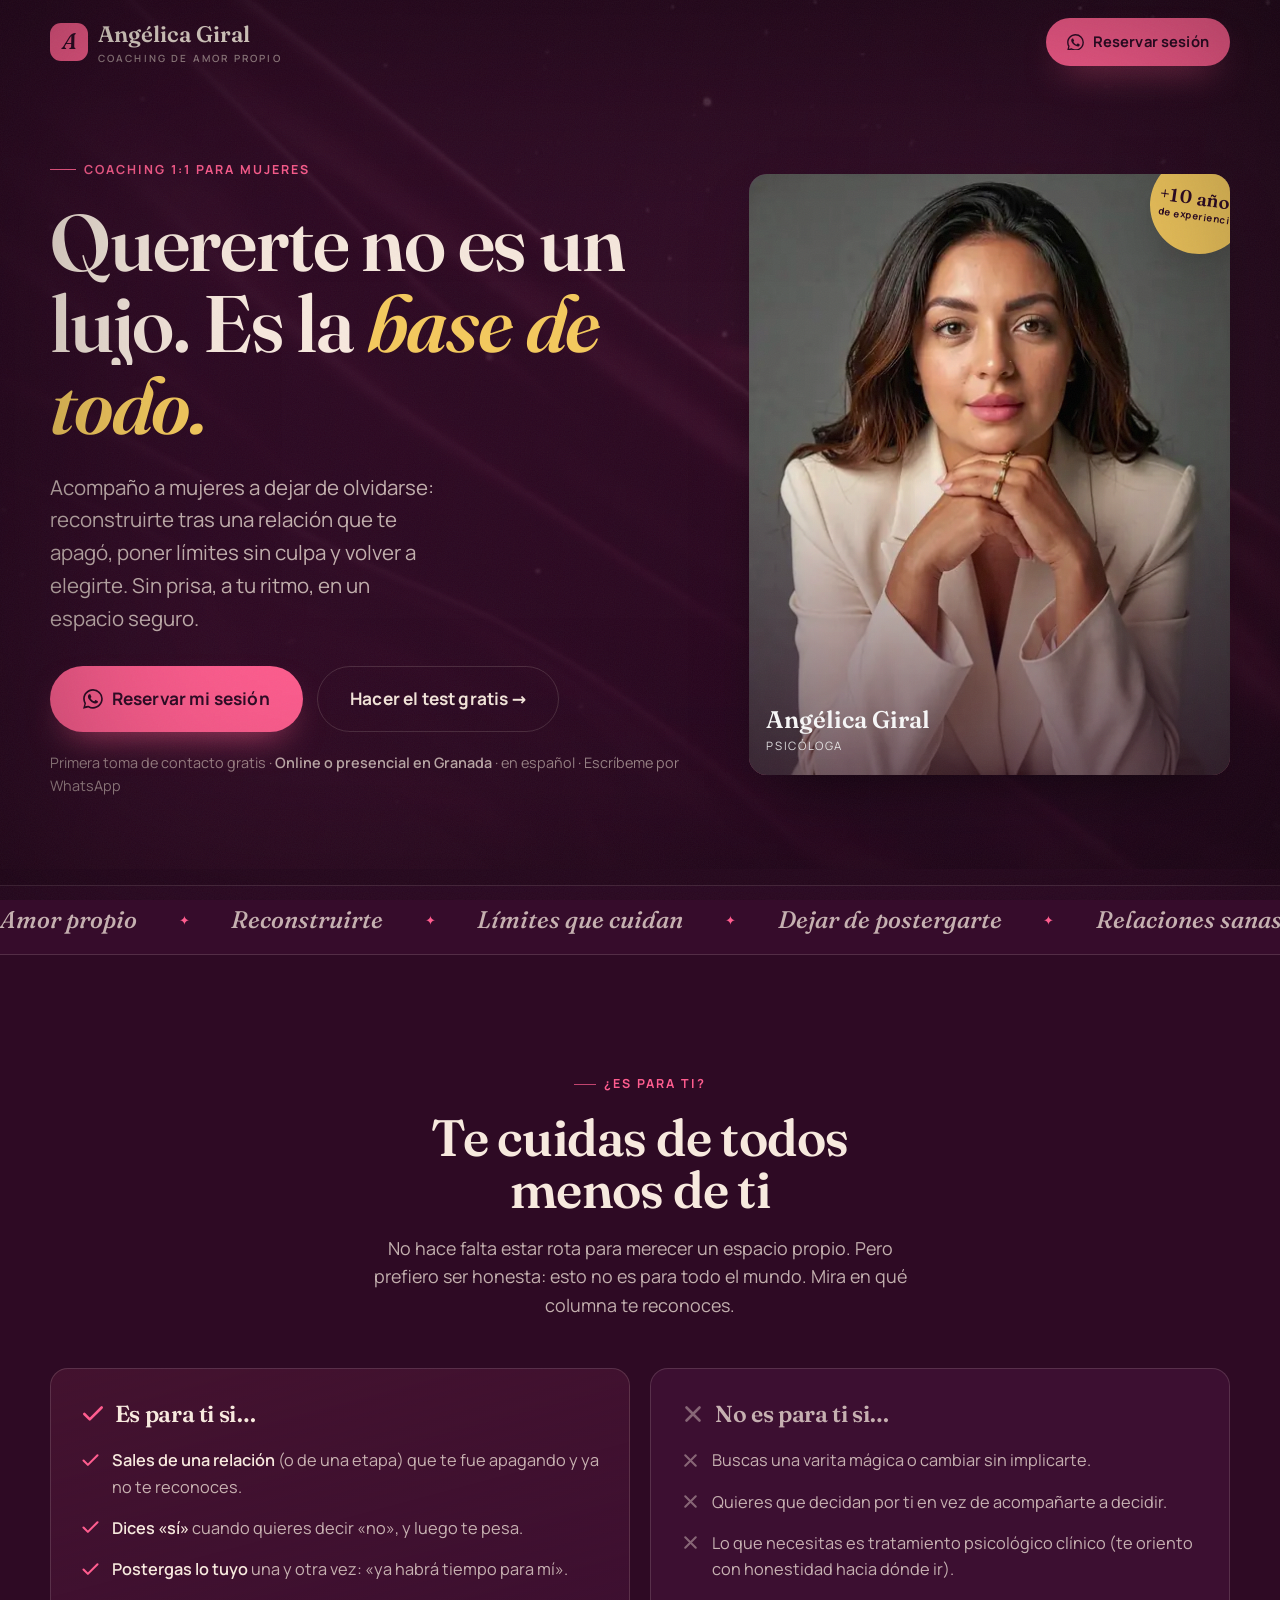
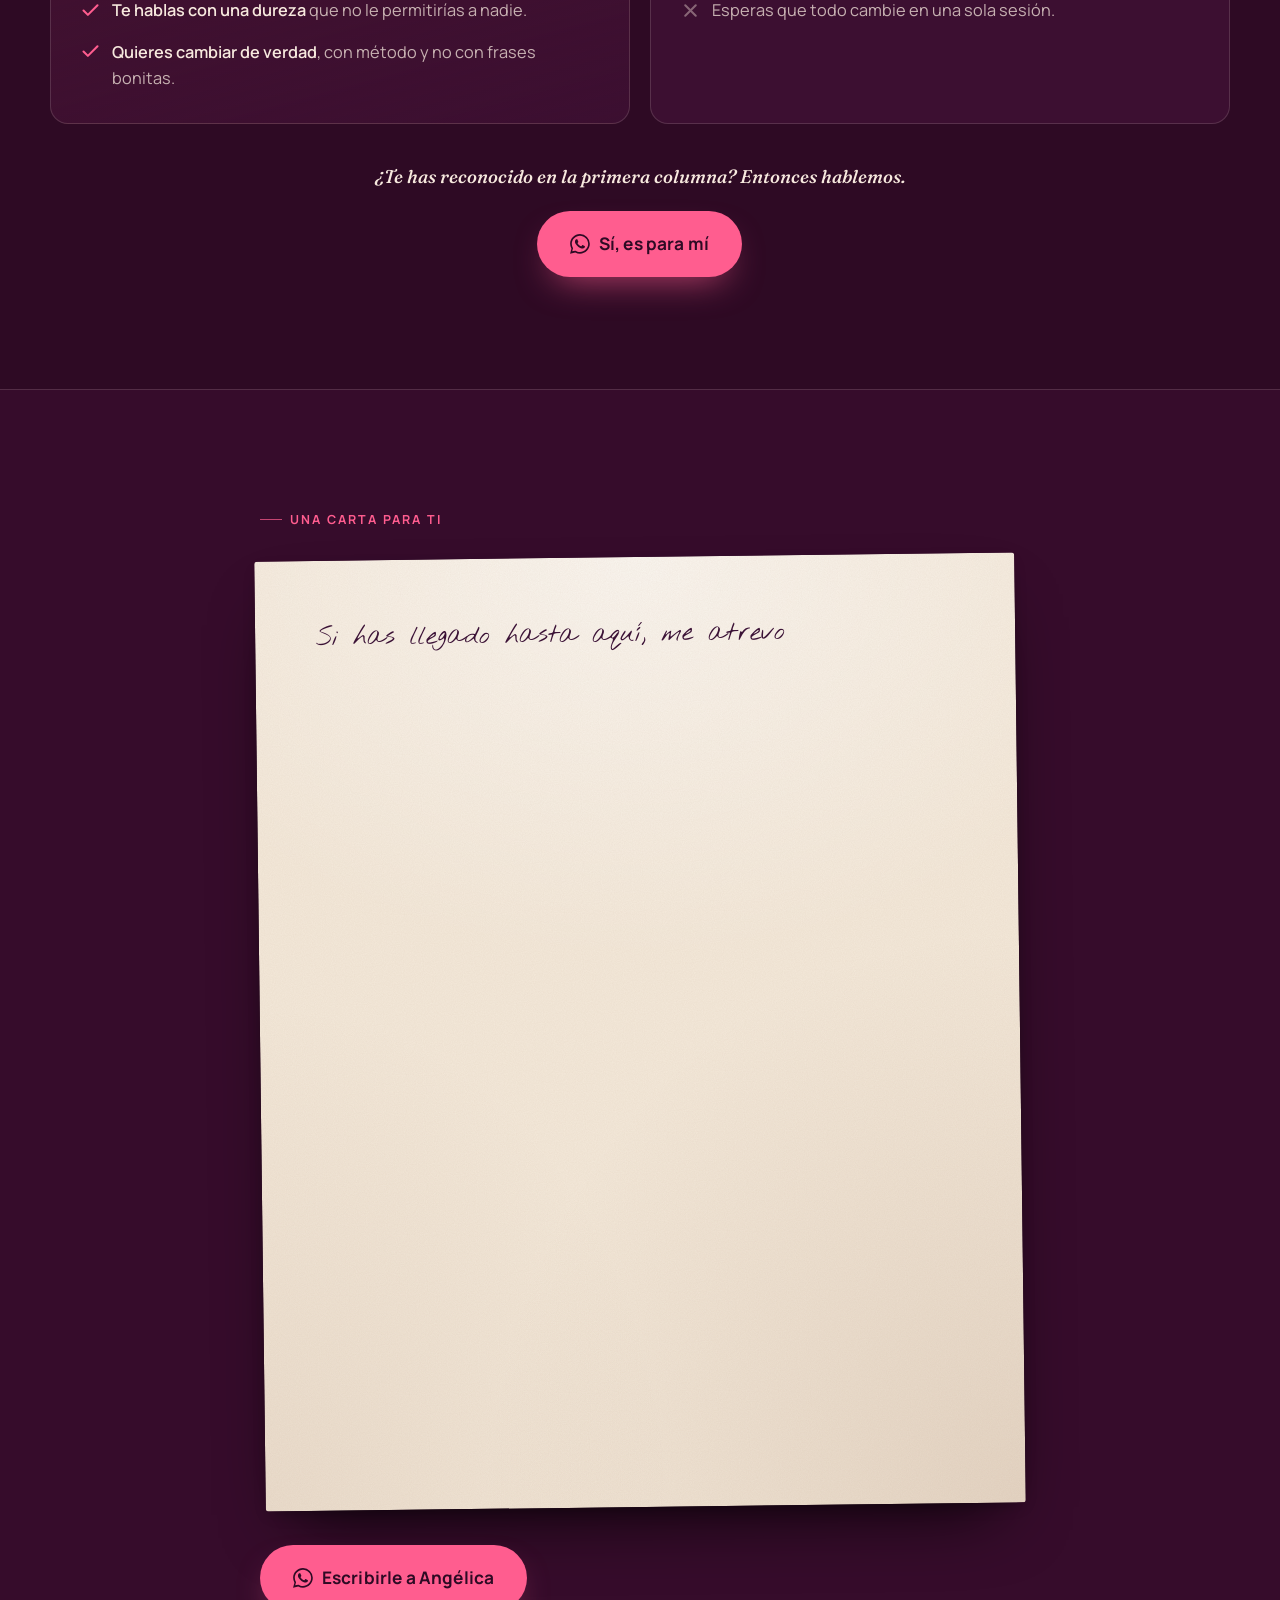
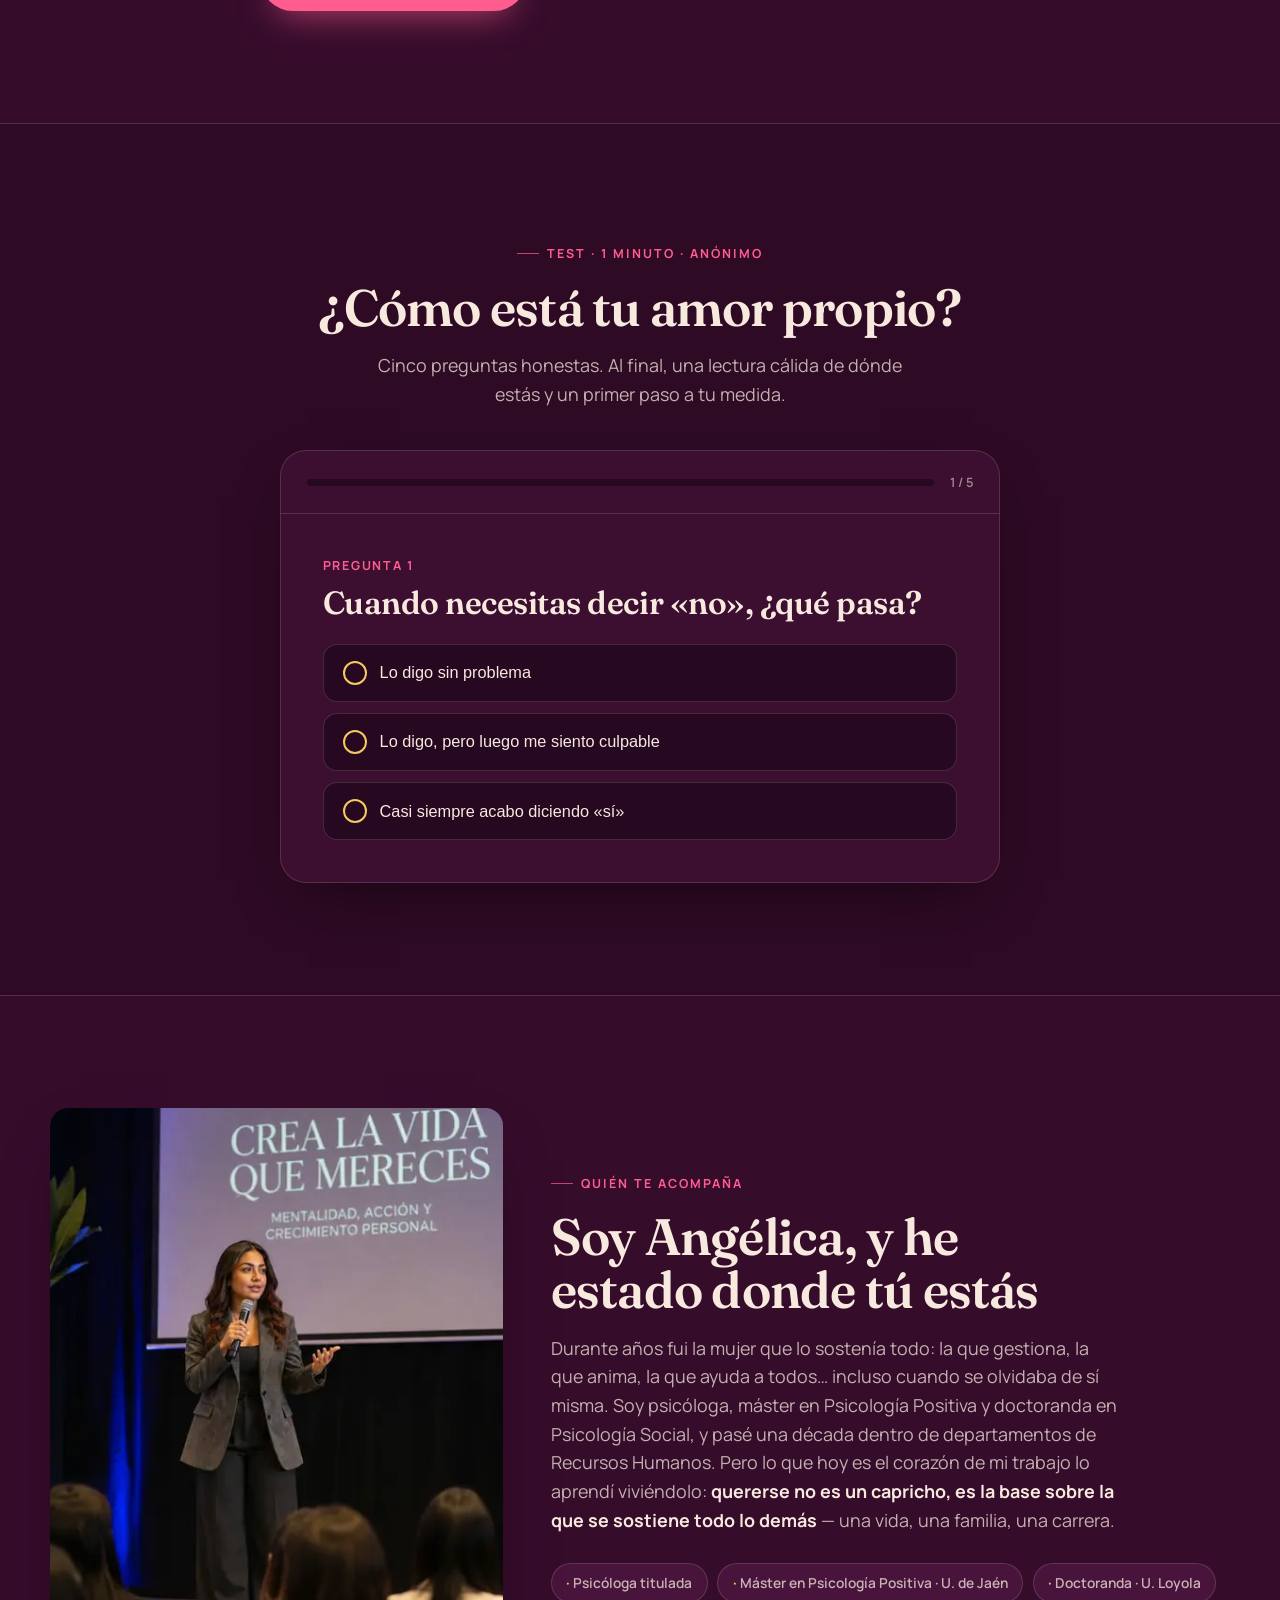
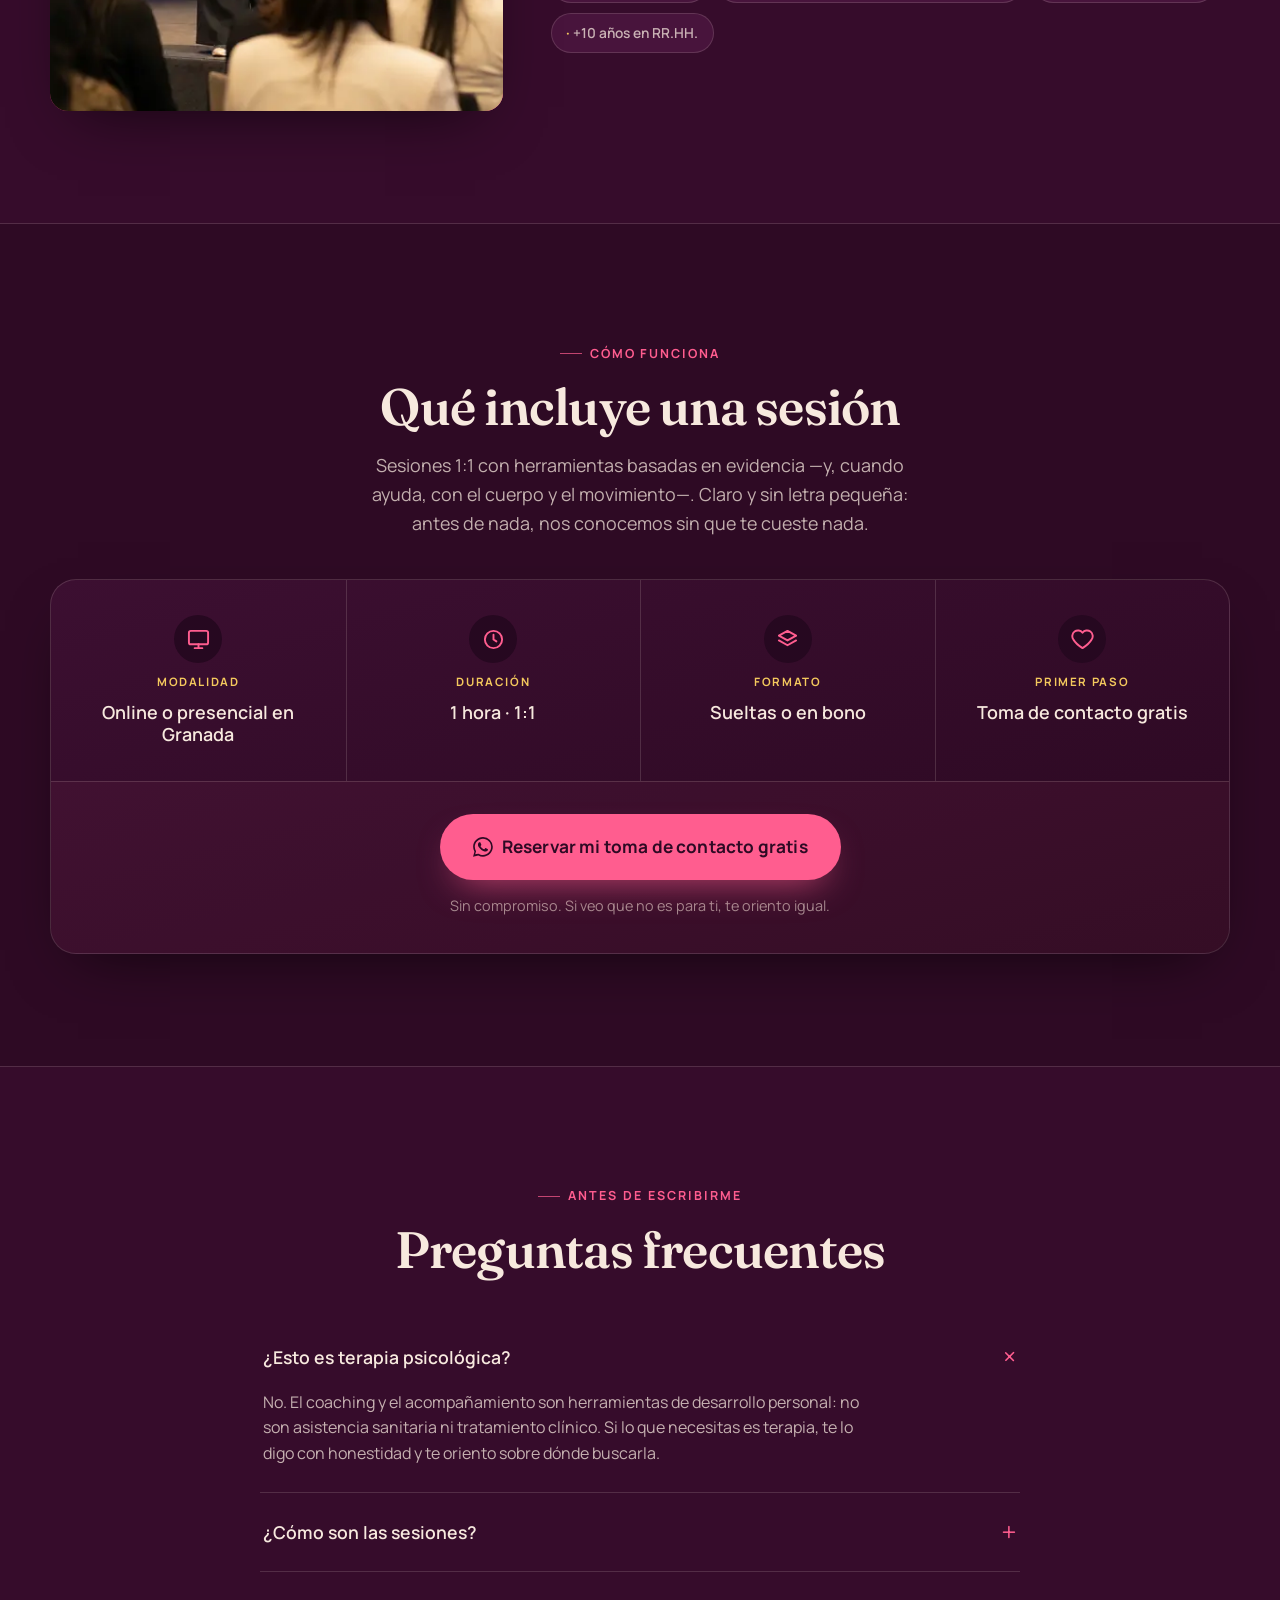
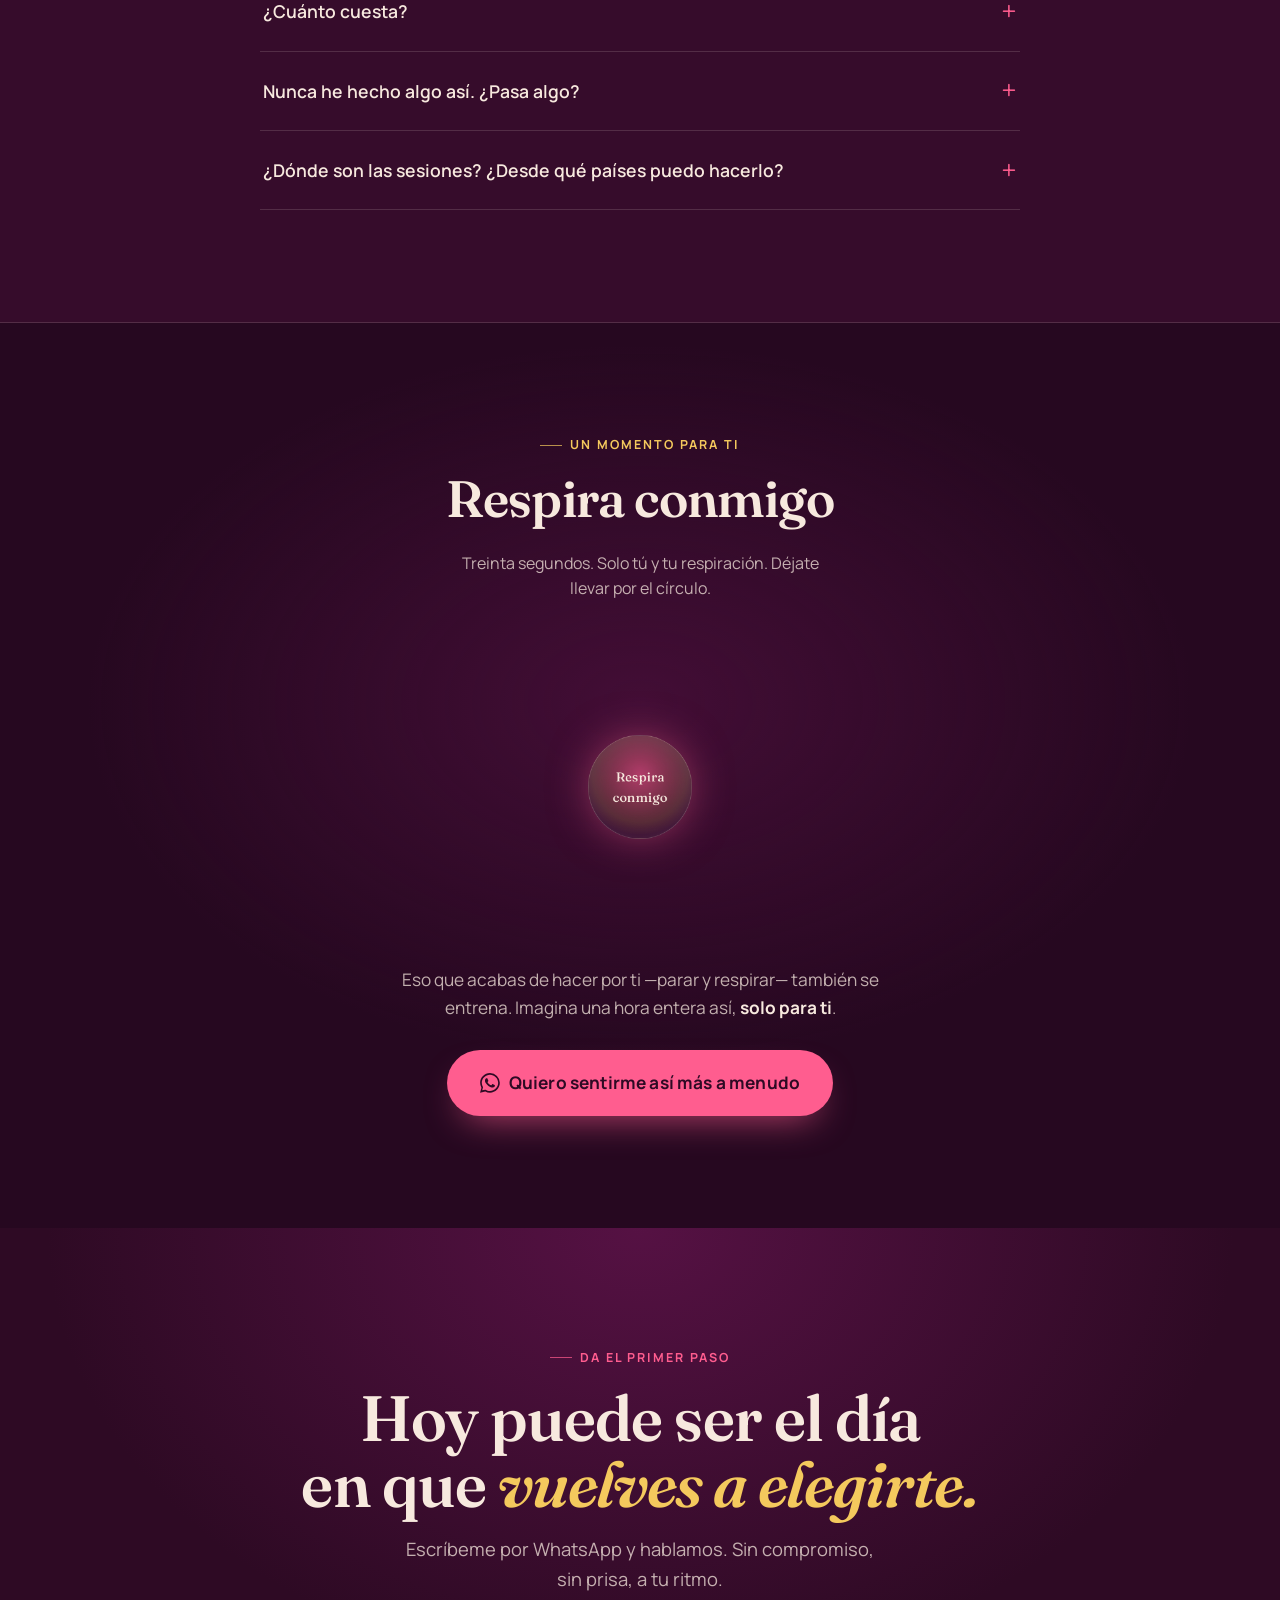
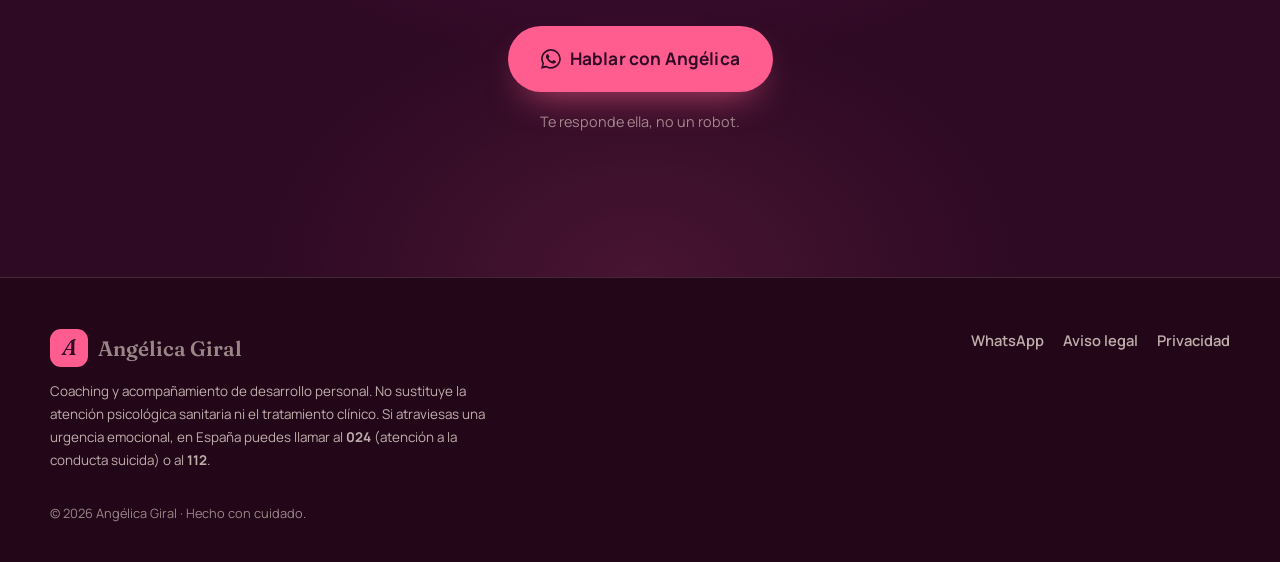
<file: index.html>
<!DOCTYPE html>
<html lang="es">
<head>
<meta charset="UTF-8" />
<meta name="viewport" content="width=device-width, initial-scale=1.0" />
<title>Angélica Giral · Coaching de amor propio para mujeres</title>
<meta name="description" content="Sesiones de coaching 1:1 para mujeres: amor propio, reconstruirte tras una relación que te apagó, poner límites y volver a elegirte. Con Angélica Giral, psicóloga. Online o presencial en Granada." />
<meta name="robots" content="index, follow" />
<meta name="theme-color" content="#2E0A24" />

<meta property="og:type" content="website" />
<meta property="og:locale" content="es_ES" />
<meta property="og:site_name" content="Angélica Giral · Coaching" />
<meta property="og:title" content="Quererte no es un lujo. Es la base de todo." />
<meta property="og:description" content="Coaching 1:1 para mujeres que quieren reconstruirse: amor propio, límites y volver a elegirse. Con Angélica Giral, psicóloga." />
<meta property="og:url" content="https://nuestrosproyectos.github.io/paginaweb/" />
<meta property="og:image" content="https://nuestrosproyectos.github.io/paginaweb/fotos/og-coaching.jpg" />
<meta property="og:image:alt" content="Angélica Giral, psicóloga: «Quererte no es un lujo. Es la base de todo.» Coaching 1:1 para mujeres, online o presencial en Granada." />
<meta property="og:image:width" content="1200" />
<meta property="og:image:height" content="630" />
<meta name="twitter:card" content="summary_large_image" />
<meta name="twitter:image" content="https://nuestrosproyectos.github.io/paginaweb/fotos/og-coaching.jpg" />

<link rel="preload" href="fuentes/fraunces-normal-latin.woff2" as="font" type="font/woff2" crossorigin />
<link rel="preload" href="fuentes/manrope-normal-latin.woff2" as="font" type="font/woff2" crossorigin />

<link rel="icon" href="data:image/svg+xml,<svg xmlns='http://www.w3.org/2000/svg' viewBox='0 0 100 100'><rect width='100' height='100' rx='22' fill='%23FF5D8F'/><text x='50' y='71' font-size='62' font-family='Georgia,serif' font-style='italic' fill='%232E0A24' text-anchor='middle'>A</text></svg>" />

<style>
/* ============ FUENTES (servidas desde la propia web: más rápido y sin enviar datos a Google) ============ */
/* latin-ext */
@font-face {
  font-family: 'Fraunces';
  font-style: italic;
  font-weight: 500 600;
  font-display: swap;
  src: url(fuentes/fraunces-italic-latin-ext.woff2) format('woff2');
  unicode-range: U+0100-02BA, U+02BD-02C5, U+02C7-02CC, U+02CE-02D7, U+02DD-02FF, U+0304, U+0308, U+0329, U+1D00-1DBF, U+1E00-1E9F, U+1EF2-1EFF, U+2020, U+20A0-20AB, U+20AD-20C4, U+2113, U+2C60-2C7F, U+A720-A7FF;
}
/* latin */
@font-face {
  font-family: 'Fraunces';
  font-style: italic;
  font-weight: 500 600;
  font-display: swap;
  src: url(fuentes/fraunces-italic-latin.woff2) format('woff2');
  unicode-range: U+0000-00FF, U+0131, U+0152-0153, U+02BB-02BC, U+02C6, U+02DA, U+02DC, U+0304, U+0308, U+0329, U+2000-206F, U+20AC, U+2122, U+2191, U+2193, U+2212, U+2215, U+FEFF, U+FFFD;
}
/* latin-ext */
@font-face {
  font-family: 'Fraunces';
  font-style: normal;
  font-weight: 500 600;
  font-display: swap;
  src: url(fuentes/fraunces-normal-latin-ext.woff2) format('woff2');
  unicode-range: U+0100-02BA, U+02BD-02C5, U+02C7-02CC, U+02CE-02D7, U+02DD-02FF, U+0304, U+0308, U+0329, U+1D00-1DBF, U+1E00-1E9F, U+1EF2-1EFF, U+2020, U+20A0-20AB, U+20AD-20C4, U+2113, U+2C60-2C7F, U+A720-A7FF;
}
/* latin */
@font-face {
  font-family: 'Fraunces';
  font-style: normal;
  font-weight: 500 600;
  font-display: swap;
  src: url(fuentes/fraunces-normal-latin.woff2) format('woff2');
  unicode-range: U+0000-00FF, U+0131, U+0152-0153, U+02BB-02BC, U+02C6, U+02DA, U+02DC, U+0304, U+0308, U+0329, U+2000-206F, U+20AC, U+2122, U+2191, U+2193, U+2212, U+2215, U+FEFF, U+FFFD;
}
/* latin-ext */
@font-face {
  font-family: 'Manrope';
  font-style: normal;
  font-weight: 400 700;
  font-display: swap;
  src: url(fuentes/manrope-normal-latin-ext.woff2) format('woff2');
  unicode-range: U+0100-02BA, U+02BD-02C5, U+02C7-02CC, U+02CE-02D7, U+02DD-02FF, U+0304, U+0308, U+0329, U+1D00-1DBF, U+1E00-1E9F, U+1EF2-1EFF, U+2020, U+20A0-20AB, U+20AD-20C4, U+2113, U+2C60-2C7F, U+A720-A7FF;
}
/* latin */
@font-face {
  font-family: 'Manrope';
  font-style: normal;
  font-weight: 400 700;
  font-display: swap;
  src: url(fuentes/manrope-normal-latin.woff2) format('woff2');
  unicode-range: U+0000-00FF, U+0131, U+0152-0153, U+02BB-02BC, U+02C6, U+02DA, U+02DC, U+0304, U+0308, U+0329, U+2000-206F, U+20AC, U+2122, U+2191, U+2193, U+2212, U+2215, U+FEFF, U+FFFD;
}
/* latin */
@font-face {
  font-family: 'Nothing You Could Do';
  font-style: normal;
  font-weight: 400;
  font-display: swap;
  src: url(fuentes/nothing-you-could-do-normal-latin.woff2) format('woff2');
  unicode-range: U+0000-00FF, U+0131, U+0152-0153, U+02BB-02BC, U+02C6, U+02DA, U+02DC, U+0304, U+0308, U+0329, U+2000-206F, U+20AC, U+2122, U+2191, U+2193, U+2212, U+2215, U+FEFF, U+FFFD;
}

/* ============ TOKENS — Berenjena & shock ============ */
:root{
  --bg:#2E0A24;
  --bg-2:#260820;
  --bg-soft:#360C2B;
  --panel:#3C0F31;
  --panel-2:#48143C;
  --plum:#5A1247;
  --crema:#F7E9DE;
  --crema-70:rgba(247,233,222,.74);
  --crema-55:rgba(247,233,222,.56);
  --crema-40:rgba(247,233,222,.4);
  --shock:#FF5D8F;
  --shock-2:#FF83A9;
  --butter:#F4C95D;
  --linea:rgba(247,233,222,.15);
  --sombra:0 24px 60px -28px rgba(0,0,0,.7);
  --radio:18px;
  --maxw:1180px;
  --ease:cubic-bezier(.22,1,.32,1);
}

*{box-sizing:border-box;margin:0;padding:0}
html{scroll-behavior:smooth; overflow-x:hidden; overflow-x:clip;}
body{
  overflow-x:hidden; overflow-x:clip;
  font-family:"Manrope",system-ui,sans-serif;
  color:var(--crema);
  background:var(--bg);
  line-height:1.6;
  -webkit-font-smoothing:antialiased;
  text-rendering:optimizeLegibility;
}
img{max-width:100%;display:block}
a{color:inherit;text-decoration:none}
::selection{background:var(--shock);color:var(--bg)}

h1,h2,h3,.serif{font-family:"Fraunces",Georgia,serif;font-weight:600;line-height:1.02;letter-spacing:-.015em}
em,.ital{font-style:italic}
.wrap{width:min(100% - 2.4rem,var(--maxw));margin-inline:auto}

/* ============ GRANO + VIÑETA ============ */
.grano{position:fixed;inset:0;width:100%;height:100%;pointer-events:none;opacity:.045;z-index:99}
@media(max-width:900px){.grano{display:none}}
.vineta{position:fixed;inset:0;pointer-events:none;z-index:98;box-shadow:inset 0 0 30vmin rgba(0,0,0,.45)}

/* ============ BOTONES ============ */
.btn{
  display:inline-flex;align-items:center;gap:.55rem;
  font-weight:700;font-size:1rem;letter-spacing:.01em;
  padding:1rem 1.6rem;border-radius:999px;border:1px solid transparent;
  cursor:pointer;transition:transform .5s var(--ease),background .3s,box-shadow .4s,color .3s,border-color .3s;
  will-change:transform;
}
.btn svg{width:1.15em;height:1.15em}
.btn-primary{background:var(--shock);color:var(--bg);box-shadow:0 16px 36px -16px rgba(255,93,143,.75)}
.btn-primary:hover{background:var(--shock-2);box-shadow:0 20px 44px -14px rgba(255,93,143,.9)}
.btn-ghost{background:transparent;color:var(--crema);border-color:var(--linea)}
.btn-ghost:hover{border-color:var(--butter);color:var(--butter);background:rgba(247,233,222,.04)}
.btn-lg{padding:1.15rem 2rem;font-size:1.08rem}

/* ============ HEADER ============ */
header.nav{position:fixed;top:0;left:0;right:0;z-index:50;transition:background .4s,backdrop-filter .4s,box-shadow .4s}
header.nav.scrolled{background:rgba(46,10,36,.82);backdrop-filter:blur(12px);box-shadow:0 1px 0 var(--linea)}
.nav-in{display:flex;align-items:center;justify-content:space-between;gap:1rem;padding:1.05rem 0}
.logo{display:flex;align-items:center;gap:.6rem;font-family:"Fraunces",serif;font-size:1.4rem;font-weight:600}
.logo .mark{width:38px;height:38px;border-radius:11px;background:var(--shock);color:var(--bg);display:grid;place-items:center;font-style:italic;font-size:1.4rem;flex:none}
.logo small{display:block;font-family:"Manrope",sans-serif;font-size:.62rem;letter-spacing:.22em;text-transform:uppercase;color:var(--crema-55);font-weight:600;margin-top:-2px}
.nav .btn{padding:.7rem 1.25rem;font-size:.92rem}

/* ============ HERO ============ */
.hero{position:relative;padding:9.5rem 0 4.5rem;overflow:hidden}
.hero-video{position:absolute;inset:0;width:100%;height:100%;object-fit:cover;z-index:-2;opacity:.55}
.hero-bg{position:absolute;inset:0;z-index:-1;
  background:
    linear-gradient(100deg, rgba(46,10,36,.94) 0%, rgba(46,10,36,.62) 40%, rgba(46,10,36,.22) 70%, transparent 90%),
    radial-gradient(90% 80% at 6% 102%, rgba(255,93,143,.12), transparent 58%),
    linear-gradient(180deg, rgba(46,10,36,.35) 0%, rgba(38,8,32,.74) 100%);
}
@media(max-width:900px){.hero-bg{background:linear-gradient(180deg, rgba(46,10,36,.55) 0%, rgba(46,10,36,.72) 55%, rgba(38,8,32,.82) 100%)}}
.eyebrow{display:inline-flex;align-items:center;gap:.5rem;font-size:.78rem;font-weight:700;letter-spacing:.16em;text-transform:uppercase;color:var(--shock);margin-bottom:1.4rem}
.eyebrow::before{content:"";width:26px;height:1px;background:var(--shock)}
.hero-grid{display:grid;grid-template-columns:1.15fr .85fr;gap:3rem;align-items:center}
.hero h1{font-size:clamp(2.7rem,6.4vw,5rem);margin-bottom:1.5rem}
.hero h1 .ital{color:var(--butter)}
.hero p.lead{font-size:clamp(1.08rem,1.6vw,1.28rem);color:var(--crema-70);max-width:33ch;margin-bottom:2rem;text-wrap:pretty}
.hero-cta{display:flex;flex-wrap:wrap;gap:.9rem;align-items:center}
.hero-micro{font-size:.9rem;color:var(--crema-55);margin-top:1.15rem}
.hero-micro b{color:var(--crema-70);font-weight:600}

/* retrato */
.retrato{position:relative;aspect-ratio:4/5;border-radius:var(--radio);overflow:hidden;box-shadow:var(--sombra);
  background:linear-gradient(145deg,var(--plum) 0%, var(--shock) 135%);
}
.retrato .ph{position:absolute;inset:0;display:grid;place-content:center;text-align:center;color:rgba(255,255,255,.92);gap:.4rem;padding:1.5rem}
.retrato .ph span{font-size:2.6rem}
.retrato .ph small{font-size:.74rem;letter-spacing:.05em;opacity:.85;max-width:22ch;margin-inline:auto}
.retrato::after{content:"";position:absolute;inset:0;background:linear-gradient(180deg,transparent 48%,rgba(46,10,36,.6));z-index:1}
.retrato img{position:absolute;inset:0;width:100%;height:100%;object-fit:cover;object-position:center top}
.retrato .firma{position:absolute;left:1.1rem;bottom:1.1rem;color:#fff;z-index:2}
.retrato .firma b{font-family:"Fraunces",serif;font-size:1.5rem;font-weight:600;display:block;line-height:1}
.retrato .firma small{font-size:.72rem;letter-spacing:.14em;text-transform:uppercase;opacity:.9}
.sello{position:absolute;top:-18px;right:-18px;width:98px;height:98px;border-radius:50%;background:var(--butter);color:var(--bg);
  display:grid;place-content:center;text-align:center;font-size:.6rem;font-weight:700;letter-spacing:.06em;line-height:1.3;
  box-shadow:var(--sombra);z-index:3;transform:rotate(8deg)}
.sello b{font-family:"Fraunces",serif;font-size:1.15rem;display:block}

/* ============ MARQUEE ============ */
.marquee{border-block:1px solid var(--linea);background:var(--bg-soft);overflow:hidden;padding:.9rem 0;margin-top:1rem}
.marquee-track{display:flex;gap:2.6rem;width:max-content;animation:slide 32s linear infinite}
.marquee-track span{font-family:"Fraunces",serif;font-style:italic;font-size:1.5rem;color:var(--crema-70);white-space:nowrap;display:inline-flex;align-items:center;gap:2.6rem}
.marquee-track span::after{content:"✦";font-style:normal;color:var(--shock);font-size:.8rem}
@keyframes slide{to{transform:translateX(-50%)}}

/* ============ SECCIONES ============ */
section{position:relative}
.band{padding:clamp(4rem,9vw,7rem) 0}
.kicker{display:inline-flex;align-items:center;gap:.5rem;font-size:.78rem;font-weight:700;letter-spacing:.16em;text-transform:uppercase;color:var(--shock);margin-bottom:1.1rem}
.kicker::before{content:"";width:22px;height:1px;background:currentColor;opacity:.7}
.sec-title{font-size:clamp(2rem,4.4vw,3.2rem);margin-bottom:1.1rem;text-wrap:balance}
.sec-intro{font-size:1.12rem;color:var(--crema-70);max-width:52ch;text-wrap:pretty}

/* "para quién" — señales */

/* método / pasos */

/* evidencia — tira editorial (distinta a las tarjetas) */

/* qué incluye una sesión */
.incluye-panel{margin-top:2.6rem;background:linear-gradient(165deg,var(--panel),#2a0820);border:1px solid var(--linea);border-radius:26px;box-shadow:var(--sombra);overflow:hidden}
.incluye-grid{display:grid;grid-template-columns:repeat(4,1fr)}
.inc{padding:2.2rem 1.4rem;text-align:center;border-left:1px solid var(--linea);display:flex;flex-direction:column;align-items:center;gap:.55rem}
.inc:first-child{border-left:none}
.inc-ic{width:48px;height:48px;border-radius:50%;display:grid;place-items:center;background:var(--bg-2);color:var(--shock);margin-bottom:.1rem}
.inc-ic svg{width:23px;height:23px}
.inc-l{font-size:.72rem;font-weight:700;letter-spacing:.14em;text-transform:uppercase;color:var(--butter)}
.inc b{font-size:1.12rem;font-weight:600;color:var(--crema);line-height:1.25}
.incluye-cta{padding:2rem 1.6rem 2.2rem;text-align:center;border-top:1px solid var(--linea);background:rgba(255,93,143,.05)}
.incluye-cta p{color:var(--crema-55);font-size:.9rem;margin-top:.9rem}
@media(max-width:760px){.incluye-grid{grid-template-columns:1fr 1fr}.inc{padding:1.6rem 1rem}.inc:nth-child(odd){border-left:none}.inc:nth-child(n+3){border-top:1px solid var(--linea)}.inc b{font-size:1.02rem}}

/* carta personal — escrita a mano */
.carta-band{background:var(--bg-soft);border-block:1px solid var(--linea)}
.carta{max-width:760px;margin-inline:auto}
.carta .kicker{justify-content:flex-start}
.carta-papel{position:relative;transform:rotate(-.7deg);margin:.6rem 0 2.2rem;border-radius:3px;
  padding:clamp(1.9rem,5vw,3.4rem) clamp(1.4rem,5.5vw,3.8rem) clamp(1.6rem,4vw,2.6rem);
  background:radial-gradient(120% 70% at 50% 0%,rgba(255,255,255,.6),transparent 60%),radial-gradient(130% 110% at 100% 100%,rgba(120,70,40,.13),transparent 55%),radial-gradient(90% 90% at 0% 100%,rgba(120,70,40,.08),transparent 60%),#F4E9DA;
  box-shadow:0 34px 70px -30px rgba(0,0,0,.85),0 6px 18px -8px rgba(0,0,0,.45)}
.carta-papel::before{content:"";position:absolute;inset:0;border-radius:inherit;pointer-events:none;opacity:.5;
  background-image:url("data:image/svg+xml,%3Csvg xmlns='http://www.w3.org/2000/svg' width='160' height='160'%3E%3Cfilter id='n'%3E%3CfeTurbulence type='fractalNoise' baseFrequency='.9' numOctaves='2'/%3E%3CfeColorMatrix values='0 0 0 0 .45 0 0 0 0 .3 0 0 0 0 .2 0 0 0 .22 0'/%3E%3C/filter%3E%3Crect width='100%25' height='100%25' filter='url(%23n)'/%3E%3C/svg%3E")}
.carta-body p{font-family:"Nothing You Could Do",cursive;font-size:clamp(1.28rem,2.5vw,1.62rem);line-height:1.85;color:#3b1236;margin:0 0 .9rem;letter-spacing:.01em}
.carta-firma{font-family:"Nothing You Could Do",cursive;font-size:clamp(2.3rem,5vw,3rem);color:#3b1236;line-height:1.2;margin:1.2rem 0 0 auto;width:max-content;transform:rotate(-4deg)}
.carta .ch{opacity:0;clip-path:inset(-.6em 100% -.6em -.4em);transition:clip-path .18s linear,opacity .12s linear}
.carta .ch.on{opacity:1;clip-path:inset(-.6em -.4em -.6em -.4em)}
.carta .w{white-space:nowrap}
.carta .tilde{position:relative}
.carta .tilde::after{content:"";position:absolute;left:50%;top:.02em;width:.055em;height:.24em;background:currentColor;border-radius:.06em;transform:translateX(-20%) rotate(40deg);transform-origin:50% 100%}
.carta .ti::after{top:.12em;left:42%;height:.2em}
.sr-only{position:absolute!important;width:1px;height:1px;overflow:hidden;clip:rect(0 0 0 0);white-space:nowrap}
.carta .btn{margin-top:.2rem}
@media(max-width:600px){.carta-papel{transform:rotate(-.4deg)}}

/* respira conmigo */
.respira{position:relative;text-align:center;overflow:hidden;background:radial-gradient(60% 55% at 50% 42%, rgba(90,18,71,.55), transparent 72%), var(--bg-2)}
.respira-in{position:relative;z-index:2;display:flex;flex-direction:column;align-items:center}
.respira-sub{color:var(--crema-70);max-width:38ch;margin:.5rem auto 2.2rem;text-wrap:pretty}
.breath{height:300px;display:grid;place-items:center;margin-bottom:1.8rem}
.breath-circle{width:168px;height:168px;border-radius:50%;display:grid;place-items:center;
  background:radial-gradient(circle at 50% 38%, rgba(255,93,143,.6), rgba(244,201,93,.16) 58%, transparent 74%);
  box-shadow:0 0 70px -8px rgba(255,93,143,.55), inset 0 0 44px rgba(255,255,255,.12);
  border:1px solid rgba(247,233,222,.28);
  transform:scale(.62);transition:transform 4s ease-in-out;will-change:transform}
.breath-word{font-family:"Fraunces",serif;font-size:1.3rem;color:var(--crema);letter-spacing:.02em}
.respira-close{color:var(--crema-70);max-width:44ch;margin:0 auto 1.8rem;font-size:1.08rem;text-wrap:pretty}
.respira-close b{color:var(--crema)}
@media(prefers-reduced-motion:reduce){.breath-circle{transition:none;transform:scale(1)}}

/* ¿es para ti? */
.fit-grid{display:grid;grid-template-columns:1fr 1fr;gap:1.3rem;margin-top:3rem}
.fit-col{padding:2rem 1.8rem;border-radius:var(--radio);border:1px solid var(--linea)}
.fit-col.yes{background:linear-gradient(165deg, rgba(255,93,143,.1), var(--panel))}
.fit-col.no{background:var(--panel)}
.fit-col h3{font-size:1.45rem;margin-bottom:1.3rem;display:flex;align-items:center;gap:.55rem}
.fit-col.no h3{color:var(--crema-70)}
.fit-col h3 svg{width:26px;height:26px;flex:none}
.fit-col.yes h3 svg{color:var(--shock)}
.fit-col.no h3 svg{color:var(--crema-40)}
.fit-list{list-style:none;display:flex;flex-direction:column;gap:.95rem}
.fit-list li{display:flex;gap:.7rem;align-items:flex-start;color:var(--crema-70);font-size:1.02rem}
.fit-list li svg{flex:none;width:21px;height:21px;margin-top:.15rem}
.fit-list li b{color:var(--crema);font-weight:600}
.fit-col.yes li svg{color:var(--shock)}
.fit-col.no li svg{color:var(--crema-40)}
.fit-cta{text-align:center;margin-top:2.4rem}
.fit-cta p{color:var(--crema);font-size:1.15rem;margin-bottom:1.2rem;font-family:"Fraunces",serif;font-style:italic}
@media(max-width:760px){.fit-grid{grid-template-columns:1fr}}

/* ============ TEST ============ */
.test-shell{max-width:720px;margin:2.6rem auto 0;background:var(--panel);border:1px solid var(--linea);border-radius:26px;box-shadow:var(--sombra);overflow:hidden}
.test-top{padding:1.3rem 1.6rem;border-bottom:1px solid var(--linea);display:flex;align-items:center;justify-content:space-between;gap:1rem}
.test-top .barra{flex:1;height:7px;border-radius:999px;background:var(--bg-2);overflow:hidden}
.test-top .barra i{display:block;height:100%;width:0;background:linear-gradient(90deg,var(--butter),var(--shock));border-radius:999px;transition:width .5s var(--ease)}
.test-top small{font-size:.8rem;color:var(--crema-55);font-weight:600;white-space:nowrap}
.test-body{padding:clamp(1.6rem,4vw,2.6rem)}
.test-q{animation:fade .5s var(--ease)}
@keyframes fade{from{opacity:0;transform:translateY(12px)}}
.test-q .paso-lbl{font-size:.78rem;font-weight:700;letter-spacing:.14em;text-transform:uppercase;color:var(--shock);margin-bottom:.7rem}
.test-q h3{font-size:clamp(1.5rem,3.2vw,2rem);margin-bottom:1.5rem;text-wrap:balance}
.opts{display:flex;flex-direction:column;gap:.7rem}
.opt{text-align:left;width:100%;padding:1rem 1.2rem;border:1px solid var(--linea);border-radius:14px;background:var(--bg-2);font-size:1.02rem;font-weight:500;color:var(--crema);cursor:pointer;transition:all .25s var(--ease);display:flex;align-items:center;gap:.8rem}
.opt::before{content:"";width:20px;height:20px;border-radius:50%;border:2px solid var(--butter);flex:none;transition:all .2s}
.opt:hover{border-color:var(--shock);transform:translateX(4px);background:#330b2a}
.opt:hover::before{background:var(--shock);border-color:var(--shock);box-shadow:inset 0 0 0 3px var(--panel)}

/* resultado */
.test-result{text-align:center;animation:fade .6s var(--ease)}
.test-result .emoji{font-size:2.8rem;margin-bottom:.4rem}
.test-result h3{font-size:clamp(1.7rem,3.6vw,2.4rem);margin-bottom:.9rem}
.test-result p{color:var(--crema-70);max-width:46ch;margin:0 auto 1.6rem;text-wrap:pretty}
.test-result .btn{margin-bottom:.8rem}
.test-reset{background:none;border:none;color:var(--crema-55);font-size:.9rem;cursor:pointer;text-decoration:underline;font-family:inherit}

/* ============ SOBRE MÍ ============ */
.sobre-grid{display:grid;grid-template-columns:.8fr 1.2fr;gap:3rem;align-items:center}
.sobre-foto{aspect-ratio:3/4;border-radius:var(--radio);overflow:hidden;box-shadow:var(--sombra);background:linear-gradient(160deg,var(--plum),var(--shock));position:relative}
.sobre-foto img{position:absolute;inset:0;width:100%;height:100%;object-fit:cover;object-position:center 18%}
.sobre-foto .ph{position:absolute;inset:0;display:grid;place-content:center;color:rgba(255,255,255,.9);text-align:center;gap:.3rem;padding:1.4rem}
.sobre-foto .ph span{font-size:2.3rem}
.sobre-foto .ph small{font-size:.72rem;opacity:.85}
.credss{display:flex;flex-wrap:wrap;gap:.6rem;margin-top:1.8rem}
.cred{font-size:.86rem;font-weight:600;color:var(--crema-70);background:var(--panel-2);border:1px solid var(--linea);padding:.5rem .9rem;border-radius:999px}
.cred b{color:var(--butter)}

/* ============ TESTIMONIOS ============ */

/* ============ SOCIAL / CONTENIDO REAL ============ */

/* ============ FAQ ============ */
.faq{max-width:760px;margin:2.6rem auto 0}
.faq details{border-bottom:1px solid var(--linea);padding:.4rem 0}
.faq summary{list-style:none;cursor:pointer;padding:1.15rem .2rem;font-weight:600;font-size:1.1rem;display:flex;justify-content:space-between;gap:1rem;align-items:center}
.faq summary::-webkit-details-marker{display:none}
.faq summary::after{content:"+";font-family:"Fraunces",serif;font-size:1.8rem;color:var(--shock);transition:transform .3s var(--ease);line-height:1}
.faq details[open] summary::after{transform:rotate(45deg)}
.faq .ans{padding:0 .2rem 1.2rem;color:var(--crema-70);max-width:62ch;text-wrap:pretty}

/* ============ CIERRE ============ */
.cierre{text-align:center;position:relative;overflow:hidden}
.cierre-bg{position:absolute;inset:0;z-index:-1;background:
  radial-gradient(80% 120% at 50% 0%, rgba(90,18,71,.9), transparent 58%),
  radial-gradient(50% 70% at 50% 100%, rgba(255,93,143,.12), transparent 60%),
  var(--bg)}
.cierre h2{font-size:clamp(2.3rem,5.5vw,4rem);margin-bottom:1.2rem;text-wrap:balance}
.cierre h2 .ital{color:var(--butter)}
.cierre p{font-size:1.15rem;color:var(--crema-70);max-width:44ch;margin:0 auto 2rem}

/* ============ FOOTER ============ */
footer.pie{background:#230719;color:var(--crema-55);padding:3.2rem 0 2.4rem;font-size:.92rem;border-top:1px solid var(--linea)}
.pie-grid{display:flex;flex-wrap:wrap;gap:1.4rem;justify-content:space-between;align-items:flex-start}
.pie a{color:var(--crema-70);transition:color .2s}
.pie a:hover{color:var(--butter)}
.pie .legal{max-width:56ch;line-height:1.7;font-size:.84rem;color:var(--crema-70)}
.pie-links{display:flex;flex-wrap:wrap;gap:1.2rem;font-weight:600}

/* ============ BARRA FLOTANTE MÓVIL ============ */
.float-bar{position:fixed;left:0;right:0;bottom:0;z-index:60;padding:.7rem 1rem calc(.7rem + env(safe-area-inset-bottom));
  background:rgba(46,10,36,.92);backdrop-filter:blur(12px);border-top:1px solid var(--linea);
  transform:translateY(120%);transition:transform .45s var(--ease);display:none}
.float-bar.show{transform:translateY(0)}
.float-bar .btn{width:100%;justify-content:center}

/* ============ REVEAL ============ */
.reveal{opacity:0;transform:translateY(18px);transition:opacity .5s var(--ease),transform .5s var(--ease)}
.reveal.in{opacity:1;transform:none}
.reveal[data-d="1"]{transition-delay:.06s}
.reveal[data-d="2"]{transition-delay:.12s}
.reveal[data-d="3"]{transition-delay:.18s}

/* split-text */
.palabra{display:inline-block;overflow:hidden;vertical-align:top}
.palabra>span{display:inline-block;transform:translateY(112%);transition:transform .9s var(--ease)}
.hero h1.on .palabra>span{transform:none}
.hero h1 .palabra:nth-child(n)>span{transition-delay:calc(var(--i,0)*60ms)}

/* ============ RESPONSIVE ============ */
@media(max-width:900px){
  .hero{padding-top:6.8rem}
  .hero-grid{grid-template-columns:1fr;gap:1.8rem}
  .retrato{order:-1;max-width:none;margin:0;aspect-ratio:auto;height:42vh;min-height:290px;max-height:430px}
  .retrato img{object-position:center 12%}
  .sello{width:82px;height:82px;right:12px;top:12px}
  .hero p.lead{max-width:none}
  .sobre-grid{grid-template-columns:1fr;gap:2rem}
  .sobre-foto{max-width:300px;margin-inline:auto}
  .nav .btn.desktop{display:none}
  .float-bar{display:block}
}
@media(max-width:560px){
  .hero{padding-top:6.4rem}
  .marquee-track span{font-size:1.25rem}
}

@media(prefers-reduced-motion:reduce){
  *{animation-duration:.001ms!important;animation-iteration-count:1!important;transition-duration:.001ms!important;scroll-behavior:auto!important}
  .reveal{opacity:1;transform:none}
  .palabra>span{transform:none}
  .marquee-track{animation:none}
}
</style>
<script type="application/ld+json">
{
  "@context":"https://schema.org",
  "@type":"Person",
  "name":"Angélica Giral",
  "alternateName":"Angélica María Giral Vargas",
  "jobTitle":"Psicóloga y coach de desarrollo personal",
  "description":"Coaching 1:1 para mujeres: amor propio, límites y reconstrucción personal. Online o presencial en Granada, en español.",
  "workLocation":{"@type":"Place","name":"Centro de Negocios de la Cámara de Comercio de Granada","address":{"@type":"PostalAddress","addressLocality":"Granada","addressCountry":"ES"}},
  "knowsLanguage":["es","en"],
  "alumniOf":[
    {"@type":"CollegeOrUniversity","name":"Universidad de Jaén"},
    {"@type":"CollegeOrUniversity","name":"Universidad Loyola"}
  ],
  "makesOffer":{
    "@type":"Offer",
    "itemOffered":{
      "@type":"Service",
      "name":"Sesiones de coaching de amor propio para mujeres",
      "serviceType":"Coaching de desarrollo personal",
      "areaServed":["Granada","España","Online"],
      "availableLanguage":["es","en"]
    }
  }
}
</script>
</head>
<body>

<svg class="grano" aria-hidden="true"><filter id="g"><feTurbulence type="fractalNoise" baseFrequency="0.82" numOctaves="2" stitchTiles="stitch"/></filter><rect width="100%" height="100%" filter="url(#g)"/></svg>
<div class="vineta" aria-hidden="true"></div>

<!-- ============ HEADER ============ -->
<header class="nav" id="nav">
  <div class="wrap nav-in">
    <a class="logo" href="#inicio" aria-label="Angélica Giral, inicio">
      <span class="mark">A</span>
      <span>Angélica Giral<small>Coaching de amor propio</small></span>
    </a>
    <a class="btn btn-primary desktop" data-wa data-msg="Hola Angélica, vengo de tu web y me gustaría reservar una sesión de coaching.">
      <svg viewBox="0 0 24 24" fill="currentColor" aria-hidden="true"><path d="M.057 24l1.687-6.163a11.867 11.867 0 01-1.587-5.945C.16 5.335 5.495 0 12.05 0a11.817 11.817 0 018.413 3.488 11.824 11.824 0 013.48 8.414c-.003 6.557-5.338 11.892-11.893 11.892a11.9 11.9 0 01-5.688-1.448L.057 24zm6.597-3.807c1.676.995 3.276 1.591 5.392 1.592 5.448 0 9.886-4.434 9.889-9.885.002-5.462-4.415-9.89-9.881-9.892-5.452 0-9.887 4.434-9.889 9.884a9.82 9.82 0 001.516 5.26l-.999 3.648 3.472-.607zm11.387-5.464c-.074-.124-.272-.198-.57-.347-.297-.149-1.758-.868-2.031-.967-.272-.099-.47-.149-.669.149-.198.297-.768.967-.941 1.165-.173.198-.347.223-.644.074-.297-.149-1.255-.462-2.39-1.475-.883-.788-1.48-1.761-1.653-2.059-.173-.297-.018-.458.13-.606.134-.133.297-.347.446-.52.149-.174.198-.298.298-.497.099-.198.05-.372-.025-.521-.075-.148-.669-1.611-.916-2.206-.242-.579-.487-.5-.669-.51l-.57-.01c-.198 0-.52.074-.792.372s-1.04 1.016-1.04 2.479 1.065 2.876 1.213 3.074c.149.198 2.095 3.2 5.076 4.487.709.306 1.263.489 1.694.626.712.226 1.36.194 1.872.118.571-.085 1.758-.719 2.006-1.413.248-.695.248-1.29.173-1.414z"/></svg>
      Reservar sesión
    </a>
  </div>
</header>

<!-- ============ HERO ============ -->
<section class="hero" id="inicio">
  <video class="hero-video" autoplay muted loop playsinline preload="metadata" poster="fotos/hero-seda-poster.jpg" aria-hidden="true">
    <source src="fotos/hero-seda.mp4" type="video/mp4" />
  </video>
  <div class="hero-bg" aria-hidden="true"></div>
  <div class="wrap hero-grid">
    <div class="hero-copy">
      <span class="eyebrow">Coaching 1:1 para mujeres</span>
      <h1 id="hero-title">Quererte no es un lujo. Es la <span class="ital">base de todo.</span></h1>
      <p class="lead reveal" data-d="1">Acompaño a mujeres a dejar de olvidarse: reconstruirte tras una relación que te apagó, poner límites sin culpa y volver a elegirte. Sin prisa, a tu ritmo, en un espacio seguro.</p>
      <div class="hero-cta reveal" data-d="2">
        <a class="btn btn-primary btn-lg" data-wa data-msg="Hola Angélica, vengo de tu web y me gustaría reservar una primera sesión de coaching.">
          <svg viewBox="0 0 24 24" fill="currentColor" aria-hidden="true"><path d="M.057 24l1.687-6.163a11.867 11.867 0 01-1.587-5.945C.16 5.335 5.495 0 12.05 0a11.817 11.817 0 018.413 3.488 11.824 11.824 0 013.48 8.414c-.003 6.557-5.338 11.892-11.893 11.892a11.9 11.9 0 01-5.688-1.448L.057 24zm6.597-3.807c1.676.995 3.276 1.591 5.392 1.592 5.448 0 9.886-4.434 9.889-9.885.002-5.462-4.415-9.89-9.881-9.892-5.452 0-9.887 4.434-9.889 9.884a9.82 9.82 0 001.516 5.26l-.999 3.648 3.472-.607zm11.387-5.464c-.074-.124-.272-.198-.57-.347-.297-.149-1.758-.868-2.031-.967-.272-.099-.47-.149-.669.149-.198.297-.768.967-.941 1.165-.173.198-.347.223-.644.074-.297-.149-1.255-.462-2.39-1.475-.883-.788-1.48-1.761-1.653-2.059-.173-.297-.018-.458.13-.606.134-.133.297-.347.446-.52.149-.174.198-.298.298-.497.099-.198.05-.372-.025-.521-.075-.148-.669-1.611-.916-2.206-.242-.579-.487-.5-.669-.51l-.57-.01c-.198 0-.52.074-.792.372s-1.04 1.016-1.04 2.479 1.065 2.876 1.213 3.074c.149.198 2.095 3.2 5.076 4.487.709.306 1.263.489 1.694.626.712.226 1.36.194 1.872.118.571-.085 1.758-.719 2.006-1.413.248-.695.248-1.29.173-1.414z"/></svg>
          Reservar mi sesión
        </a>
        <a class="btn btn-ghost btn-lg" href="#test">Hacer el test gratis →</a>
      </div>
      <p class="hero-micro reveal" data-d="3">Primera toma de contacto gratis · <b>Online o presencial en Granada</b> · en español · Escríbeme por WhatsApp</p>
    </div>

    <div class="retrato reveal" data-d="2">
      <picture><source type="image/webp" srcset="fotos/angelica-1-480.webp 480w, fotos/angelica-1-640.webp 640w, fotos/angelica-1-912.webp 912w" sizes="(max-width:900px) calc(100vw - 2.4rem), 480px" /><img src="fotos/angelica-1.jpg" alt="Angélica Giral, psicóloga" width="912" height="1136" fetchpriority="high" /></picture>
      <div class="firma"><b>Angélica Giral</b><small>Psicóloga</small></div>
      <div class="sello"><span><b>+10 años</b>de experiencia</span></div>
    </div>
  </div>
</section>

<!-- marquee de temas -->
<div class="marquee" aria-hidden="true">
  <div class="marquee-track">
    <span>Amor propio</span><span>Reconstruirte</span><span>Límites que cuidan</span><span>Dejar de postergarte</span><span>Relaciones sanas</span><span>Volver a elegirte</span>
    <span>Amor propio</span><span>Reconstruirte</span><span>Límites que cuidan</span><span>Dejar de postergarte</span><span>Relaciones sanas</span><span>Volver a elegirte</span>
  </div>
</div>

<!-- ============ ¿ES PARA TI? ============ -->
<section class="band">
  <div class="wrap" style="text-align:center">
    <span class="kicker reveal" style="justify-content:center">¿Es para ti?</span>
    <h2 class="sec-title reveal" data-d="1">Te cuidas de todos<br>menos de ti</h2>
    <p class="sec-intro reveal" data-d="2" style="margin-inline:auto">No hace falta estar rota para merecer un espacio propio. Pero prefiero ser honesta: esto no es para todo el mundo. Mira en qué columna te reconoces.</p>
  </div>
  <div class="wrap fit-grid">
    <div class="fit-col yes reveal">
      <h3><svg viewBox="0 0 24 24" fill="none" stroke="currentColor" stroke-width="2.4" stroke-linecap="round" stroke-linejoin="round"><path d="M20 6L9 17l-5-5"/></svg> Es para ti si…</h3>
      <ul class="fit-list">
        <li><svg viewBox="0 0 24 24" fill="none" stroke="currentColor" stroke-width="2.4" stroke-linecap="round" stroke-linejoin="round"><path d="M20 6L9 17l-5-5"/></svg><span><b>Sales de una relación</b> (o de una etapa) que te fue apagando y ya no te reconoces.</span></li>
        <li><svg viewBox="0 0 24 24" fill="none" stroke="currentColor" stroke-width="2.4" stroke-linecap="round" stroke-linejoin="round"><path d="M20 6L9 17l-5-5"/></svg><span><b>Dices «sí»</b> cuando quieres decir «no», y luego te pesa.</span></li>
        <li><svg viewBox="0 0 24 24" fill="none" stroke="currentColor" stroke-width="2.4" stroke-linecap="round" stroke-linejoin="round"><path d="M20 6L9 17l-5-5"/></svg><span><b>Postergas lo tuyo</b> una y otra vez: «ya habrá tiempo para mí».</span></li>
        <li><svg viewBox="0 0 24 24" fill="none" stroke="currentColor" stroke-width="2.4" stroke-linecap="round" stroke-linejoin="round"><path d="M20 6L9 17l-5-5"/></svg><span><b>Te hablas con una dureza</b> que no le permitirías a nadie.</span></li>
        <li><svg viewBox="0 0 24 24" fill="none" stroke="currentColor" stroke-width="2.4" stroke-linecap="round" stroke-linejoin="round"><path d="M20 6L9 17l-5-5"/></svg><span><b>Quieres cambiar de verdad</b>, con método y no con frases bonitas.</span></li>
      </ul>
    </div>
    <div class="fit-col no reveal" data-d="1">
      <h3><svg viewBox="0 0 24 24" fill="none" stroke="currentColor" stroke-width="2.4" stroke-linecap="round" stroke-linejoin="round"><path d="M18 6L6 18M6 6l12 12"/></svg> No es para ti si…</h3>
      <ul class="fit-list">
        <li><svg viewBox="0 0 24 24" fill="none" stroke="currentColor" stroke-width="2.4" stroke-linecap="round" stroke-linejoin="round"><path d="M18 6L6 18M6 6l12 12"/></svg><span>Buscas una varita mágica o cambiar sin implicarte.</span></li>
        <li><svg viewBox="0 0 24 24" fill="none" stroke="currentColor" stroke-width="2.4" stroke-linecap="round" stroke-linejoin="round"><path d="M18 6L6 18M6 6l12 12"/></svg><span>Quieres que decidan por ti en vez de acompañarte a decidir.</span></li>
        <li><svg viewBox="0 0 24 24" fill="none" stroke="currentColor" stroke-width="2.4" stroke-linecap="round" stroke-linejoin="round"><path d="M18 6L6 18M6 6l12 12"/></svg><span>Lo que necesitas es tratamiento psicológico clínico (te oriento con honestidad hacia dónde ir).</span></li>
        <li><svg viewBox="0 0 24 24" fill="none" stroke="currentColor" stroke-width="2.4" stroke-linecap="round" stroke-linejoin="round"><path d="M18 6L6 18M6 6l12 12"/></svg><span>Esperas que todo cambie en una sola sesión.</span></li>
      </ul>
    </div>
  </div>
  <div class="wrap fit-cta reveal" data-d="1">
    <p>¿Te has reconocido en la primera columna? Entonces hablemos.</p>
    <a class="btn btn-primary btn-lg" data-wa data-msg="Hola Angélica, me he reconocido en tu web y creo que el coaching es para mí. ¿Hablamos?">
      <svg viewBox="0 0 24 24" fill="currentColor" aria-hidden="true"><path d="M.057 24l1.687-6.163a11.867 11.867 0 01-1.587-5.945C.16 5.335 5.495 0 12.05 0a11.817 11.817 0 018.413 3.488 11.824 11.824 0 013.48 8.414c-.003 6.557-5.338 11.892-11.893 11.892a11.9 11.9 0 01-5.688-1.448L.057 24zm6.597-3.807c1.676.995 3.276 1.591 5.392 1.592 5.448 0 9.886-4.434 9.889-9.885.002-5.462-4.415-9.89-9.881-9.892-5.452 0-9.887 4.434-9.889 9.884a9.82 9.82 0 001.516 5.26l-.999 3.648 3.472-.607zm11.387-5.464c-.074-.124-.272-.198-.57-.347-.297-.149-1.758-.868-2.031-.967-.272-.099-.47-.149-.669.149-.198.297-.768.967-.941 1.165-.173.198-.347.223-.644.074-.297-.149-1.255-.462-2.39-1.475-.883-.788-1.48-1.761-1.653-2.059-.173-.297-.018-.458.13-.606.134-.133.297-.347.446-.52.149-.174.198-.298.298-.497.099-.198.05-.372-.025-.521-.075-.148-.669-1.611-.916-2.206-.242-.579-.487-.5-.669-.51l-.57-.01c-.198 0-.52.074-.792.372s-1.04 1.016-1.04 2.479 1.065 2.876 1.213 3.074c.149.198 2.095 3.2 5.076 4.487.709.306 1.263.489 1.694.626.712.226 1.36.194 1.872.118.571-.085 1.758-.719 2.006-1.413.248-.695.248-1.29.173-1.414z"/></svg>
      Sí, es para mí
    </a>
  </div>
</section>

<!-- ============ CARTA ============ -->
<section class="band carta-band">
  <div class="wrap carta">
    <span class="kicker reveal">Una carta para ti</span>
    <div class="reveal" data-d="1">
      <div class="carta-papel" id="carta">
        <div class="carta-body">
          <p>Si has llegado hasta aquí, me atrevo a imaginar algo: que llevas mucho tiempo siendo fuerte para todos y que, por dentro, estás más cansada de lo que cuentas.</p>
          <p>Que respondes «estoy bien» en automático. Que te ocupas de todo y de todas, menos de ti. Y que una parte de ti intuye que mereces algo más que aguantar.</p>
          <p>Yo también estuve ahí. Y entendí —viviéndolo, no en una frase bonita— que quererte no es ponerte la última: es la base desde la que se sostiene todo lo demás.</p>
          <p>No necesitas estar rota para empezar. Solo querer dejar de abandonarte.</p>
          <p>Cuando estés lista, aquí estoy.</p>
        </div>
        <div class="carta-firma">Angélica</div>
      </div>
    </div>
    <a class="btn btn-primary btn-lg reveal" data-d="2" data-wa data-msg="Hola Angélica, he leído tu carta en la web y me gustaría dar el paso. ¿Hablamos?">
      <svg viewBox="0 0 24 24" fill="currentColor" aria-hidden="true"><path d="M.057 24l1.687-6.163a11.867 11.867 0 01-1.587-5.945C.16 5.335 5.495 0 12.05 0a11.817 11.817 0 018.413 3.488 11.824 11.824 0 013.48 8.414c-.003 6.557-5.338 11.892-11.893 11.892a11.9 11.9 0 01-5.688-1.448L.057 24zm6.597-3.807c1.676.995 3.276 1.591 5.392 1.592 5.448 0 9.886-4.434 9.889-9.885.002-5.462-4.415-9.89-9.881-9.892-5.452 0-9.887 4.434-9.889 9.884a9.82 9.82 0 001.516 5.26l-.999 3.648 3.472-.607zm11.387-5.464c-.074-.124-.272-.198-.57-.347-.297-.149-1.758-.868-2.031-.967-.272-.099-.47-.149-.669.149-.198.297-.768.967-.941 1.165-.173.198-.347.223-.644.074-.297-.149-1.255-.462-2.39-1.475-.883-.788-1.48-1.761-1.653-2.059-.173-.297-.018-.458.13-.606.134-.133.297-.347.446-.52.149-.174.198-.298.298-.497.099-.198.05-.372-.025-.521-.075-.148-.669-1.611-.916-2.206-.242-.579-.487-.5-.669-.51l-.57-.01c-.198 0-.52.074-.792.372s-1.04 1.016-1.04 2.479 1.065 2.876 1.213 3.074c.149.198 2.095 3.2 5.076 4.487.709.306 1.263.489 1.694.626.712.226 1.36.194 1.872.118.571-.085 1.758-.719 2.006-1.413.248-.695.248-1.29.173-1.414z"/></svg>
      Escribirle a Angélica
    </a>
  </div>
</section>

<!-- ============ TEST (ELEMENTO ESTRELLA) ============ -->
<section class="band" id="test">
  <div class="wrap" style="text-align:center">
    <span class="kicker reveal" style="justify-content:center">Test · 1 minuto · anónimo</span>
    <h2 class="sec-title reveal" data-d="1">¿Cómo está tu amor propio?</h2>
    <p class="sec-intro reveal" data-d="2" style="margin-inline:auto">Cinco preguntas honestas. Al final, una lectura cálida de dónde estás y un primer paso a tu medida.</p>
  </div>

  <div class="test-shell reveal" data-d="1" id="test-shell">
    <div class="test-top">
      <div class="barra"><i id="test-fill"></i></div>
      <small id="test-count">1 / 5</small>
    </div>
    <div class="test-body" id="test-body"></div>
  </div>
</section>

<!-- ============ SOBRE MÍ ============ -->
<section class="band" style="background:var(--bg-soft);border-block:1px solid var(--linea)">
  <div class="wrap sobre-grid">
    <div class="sobre-foto reveal">
      <picture><source type="image/webp" srcset="fotos/angelica-escenario-480.webp 480w, fotos/angelica-escenario-800.webp 800w" sizes="(max-width:900px) 300px, 460px" /><img src="fotos/angelica-escenario.jpg" alt="Angélica Giral impartiendo una conferencia" width="1023" height="1537" loading="lazy" decoding="async" /></picture>
    </div>
    <div>
      <span class="kicker reveal">Quién te acompaña</span>
      <h2 class="sec-title reveal" data-d="1">Soy Angélica, y he<br>estado donde tú estás</h2>
      <p class="sec-intro reveal" data-d="2">Durante años fui la mujer que lo sostenía todo: la que gestiona, la que anima, la que ayuda a todos… incluso cuando se olvidaba de sí misma. Soy psicóloga, máster en Psicología Positiva y doctoranda en Psicología Social, y pasé una década dentro de departamentos de Recursos Humanos. Pero lo que hoy es el corazón de mi trabajo lo aprendí viviéndolo: <b style="color:var(--crema)">quererse no es un capricho, es la base sobre la que se sostiene todo lo demás</b> — una vida, una familia, una carrera.</p>
      <div class="credss reveal" data-d="2">
        <span class="cred"><b>·</b> Psicóloga titulada</span>
        <span class="cred"><b>·</b> Máster en Psicología Positiva · U. de Jaén</span>
        <span class="cred"><b>·</b> Doctoranda · U. Loyola</span>
        <span class="cred"><b>·</b> +10 años en RR.HH.</span>
      </div>
    </div>
  </div>
</section>

<!-- ============ QUÉ INCLUYE ============ -->
<section class="band" id="incluye">
  <div class="wrap" style="text-align:center">
    <span class="kicker reveal" style="justify-content:center">Cómo funciona</span>
    <h2 class="sec-title reveal" data-d="1">Qué incluye una sesión</h2>
    <p class="sec-intro reveal" data-d="2" style="margin-inline:auto">Sesiones 1:1 con herramientas basadas en evidencia —y, cuando ayuda, con el cuerpo y el movimiento—. Claro y sin letra pequeña: antes de nada, nos conocemos sin que te cueste nada.</p>
  </div>
  <div class="wrap incluye-panel reveal" data-d="1">
    <div class="incluye-grid">
      <div class="inc">
        <div class="inc-ic"><svg viewBox="0 0 24 24" fill="none" stroke="currentColor" stroke-width="2" stroke-linecap="round" stroke-linejoin="round"><rect x="2" y="3" width="20" height="14" rx="2"/><path d="M8 21h8M12 17v4"/></svg></div>
        <span class="inc-l">Modalidad</span><b>Online o presencial en Granada</b>
      </div>
      <div class="inc">
        <div class="inc-ic"><svg viewBox="0 0 24 24" fill="none" stroke="currentColor" stroke-width="2" stroke-linecap="round" stroke-linejoin="round"><circle cx="12" cy="12" r="9"/><path d="M12 7v5l3 2"/></svg></div>
        <span class="inc-l">Duración</span><b>1 hora · 1:1</b>
      </div>
      <div class="inc">
        <div class="inc-ic"><svg viewBox="0 0 24 24" fill="none" stroke="currentColor" stroke-width="2" stroke-linecap="round" stroke-linejoin="round"><path d="M12 3l9 5-9 5-9-5 9-5z"/><path d="M3 13l9 5 9-5"/></svg></div>
        <span class="inc-l">Formato</span><b>Sueltas o en bono</b>
      </div>
      <div class="inc">
        <div class="inc-ic"><svg viewBox="0 0 24 24" fill="none" stroke="currentColor" stroke-width="2" stroke-linecap="round" stroke-linejoin="round"><path d="M12 21s-7-4.5-9.5-9A5 5 0 0112 5a5 5 0 019.5 7c-2.5 4.5-9.5 9-9.5 9z"/></svg></div>
        <span class="inc-l">Primer paso</span><b>Toma de contacto gratis</b>
      </div>
    </div>
    <div class="incluye-cta">
      <a class="btn btn-primary btn-lg" data-wa data-msg="Hola Angélica, me gustaría reservar la primera toma de contacto gratuita de coaching.">
        <svg viewBox="0 0 24 24" fill="currentColor" aria-hidden="true"><path d="M.057 24l1.687-6.163a11.867 11.867 0 01-1.587-5.945C.16 5.335 5.495 0 12.05 0a11.817 11.817 0 018.413 3.488 11.824 11.824 0 013.48 8.414c-.003 6.557-5.338 11.892-11.893 11.892a11.9 11.9 0 01-5.688-1.448L.057 24zm6.597-3.807c1.676.995 3.276 1.591 5.392 1.592 5.448 0 9.886-4.434 9.889-9.885.002-5.462-4.415-9.89-9.881-9.892-5.452 0-9.887 4.434-9.889 9.884a9.82 9.82 0 001.516 5.26l-.999 3.648 3.472-.607zm11.387-5.464c-.074-.124-.272-.198-.57-.347-.297-.149-1.758-.868-2.031-.967-.272-.099-.47-.149-.669.149-.198.297-.768.967-.941 1.165-.173.198-.347.223-.644.074-.297-.149-1.255-.462-2.39-1.475-.883-.788-1.48-1.761-1.653-2.059-.173-.297-.018-.458.13-.606.134-.133.297-.347.446-.52.149-.174.198-.298.298-.497.099-.198.05-.372-.025-.521-.075-.148-.669-1.611-.916-2.206-.242-.579-.487-.5-.669-.51l-.57-.01c-.198 0-.52.074-.792.372s-1.04 1.016-1.04 2.479 1.065 2.876 1.213 3.074c.149.198 2.095 3.2 5.076 4.487.709.306 1.263.489 1.694.626.712.226 1.36.194 1.872.118.571-.085 1.758-.719 2.006-1.413.248-.695.248-1.29.173-1.414z"/></svg>
        Reservar mi toma de contacto gratis
      </a>
      <p>Sin compromiso. Si veo que no es para ti, te oriento igual.</p>
    </div>
  </div>
</section>

<!-- ============ FAQ ============ -->
<section class="band" style="background:var(--bg-soft);border-block:1px solid var(--linea)">
  <div class="wrap" style="text-align:center">
    <span class="kicker reveal" style="justify-content:center">Antes de escribirme</span>
    <h2 class="sec-title reveal" data-d="1">Preguntas frecuentes</h2>
  </div>
  <div class="wrap faq reveal" data-d="1">
    <details open><summary>¿Esto es terapia psicológica?</summary><div class="ans">No. El coaching y el acompañamiento son herramientas de desarrollo personal: no son asistencia sanitaria ni tratamiento clínico. Si lo que necesitas es terapia, te lo digo con honestidad y te oriento sobre dónde buscarla.</div></details>
    <details><summary>¿Cómo son las sesiones?</summary><div class="ans">Son 1:1 y duran una hora, en español. Puedes hacerlas online (videollamada) o presenciales en Granada, en el Centro de Negocios de la Cámara de Comercio. Empezamos siempre con una primera toma de contacto gratuita por WhatsApp para vernos y comprobar si encajamos; a partir de ahí las tomas sueltas o en bono, a tu ritmo.</div></details>
    <details><summary>¿Cuánto cuesta?</summary><div class="ans">Depende del acompañamiento que necesites. Te lo cuento claro en la primera conversación por WhatsApp, sin letra pequeña y sin compromiso.</div></details>
    <details><summary>Nunca he hecho algo así. ¿Pasa algo?</summary><div class="ans">Para nada. La mayoría llega igual. No necesitas tenerlo claro ni «estar fatal»: basta con que quieras empezar a cuidarte. Yo te guío paso a paso.</div></details>
    <details><summary>¿Dónde son las sesiones? ¿Desde qué países puedo hacerlo?</summary><div class="ans">Si estás en Granada o alrededores, puedes venir en persona al Centro de Negocios de la Cámara de Comercio de Granada. Y online te acompaño desde cualquier lugar de España, Europa o Latinoamérica: solo necesitas conexión y un rato para ti.</div></details>
  </div>
</section>

<!-- ============ RESPIRA ============ -->
<section class="band respira" id="respira">
  <div class="wrap respira-in">
    <span class="kicker reveal" style="justify-content:center;color:var(--butter)">Un momento para ti</span>
    <h2 class="sec-title reveal" data-d="1">Respira conmigo</h2>
    <p class="respira-sub reveal" data-d="2">Treinta segundos. Solo tú y tu respiración. Déjate llevar por el círculo.</p>
    <div class="breath reveal" data-d="1"><div class="breath-circle"><span class="breath-word" id="breathWord">Respira conmigo</span></div></div>
    <p class="respira-close reveal">Eso que acabas de hacer por ti —parar y respirar— también se entrena. Imagina una hora entera así, <b>solo para ti</b>.</p>
    <a class="btn btn-primary btn-lg reveal" data-wa data-msg="Hola Angélica, quiero empezar a cuidarme de verdad. ¿Me cuentas cómo son las sesiones?">
      <svg viewBox="0 0 24 24" fill="currentColor" aria-hidden="true"><path d="M.057 24l1.687-6.163a11.867 11.867 0 01-1.587-5.945C.16 5.335 5.495 0 12.05 0a11.817 11.817 0 018.413 3.488 11.824 11.824 0 013.48 8.414c-.003 6.557-5.338 11.892-11.893 11.892a11.9 11.9 0 01-5.688-1.448L.057 24zm6.597-3.807c1.676.995 3.276 1.591 5.392 1.592 5.448 0 9.886-4.434 9.889-9.885.002-5.462-4.415-9.89-9.881-9.892-5.452 0-9.887 4.434-9.889 9.884a9.82 9.82 0 001.516 5.26l-.999 3.648 3.472-.607zm11.387-5.464c-.074-.124-.272-.198-.57-.347-.297-.149-1.758-.868-2.031-.967-.272-.099-.47-.149-.669.149-.198.297-.768.967-.941 1.165-.173.198-.347.223-.644.074-.297-.149-1.255-.462-2.39-1.475-.883-.788-1.48-1.761-1.653-2.059-.173-.297-.018-.458.13-.606.134-.133.297-.347.446-.52.149-.174.198-.298.298-.497.099-.198.05-.372-.025-.521-.075-.148-.669-1.611-.916-2.206-.242-.579-.487-.5-.669-.51l-.57-.01c-.198 0-.52.074-.792.372s-1.04 1.016-1.04 2.479 1.065 2.876 1.213 3.074c.149.198 2.095 3.2 5.076 4.487.709.306 1.263.489 1.694.626.712.226 1.36.194 1.872.118.571-.085 1.758-.719 2.006-1.413.248-.695.248-1.29.173-1.414z"/></svg>
      Quiero sentirme así más a menudo
    </a>
  </div>
</section>

<!-- ============ CIERRE ============ -->
<section class="band cierre">
  <div class="cierre-bg" aria-hidden="true"></div>
  <div class="wrap">
    <span class="kicker reveal" style="justify-content:center">Da el primer paso</span>
    <h2 class="reveal" data-d="1">Hoy puede ser el día<br>en que <span class="ital">vuelves a elegirte.</span></h2>
    <p class="reveal" data-d="2">Escríbeme por WhatsApp y hablamos. Sin compromiso, sin prisa, a tu ritmo.</p>
    <a class="btn btn-primary btn-lg reveal" data-d="2" data-wa data-msg="Hola Angélica, vengo de tu web y me gustaría dar el primer paso con una sesión de coaching.">
      <svg viewBox="0 0 24 24" fill="currentColor" aria-hidden="true"><path d="M.057 24l1.687-6.163a11.867 11.867 0 01-1.587-5.945C.16 5.335 5.495 0 12.05 0a11.817 11.817 0 018.413 3.488 11.824 11.824 0 013.48 8.414c-.003 6.557-5.338 11.892-11.893 11.892a11.9 11.9 0 01-5.688-1.448L.057 24zm6.597-3.807c1.676.995 3.276 1.591 5.392 1.592 5.448 0 9.886-4.434 9.889-9.885.002-5.462-4.415-9.89-9.881-9.892-5.452 0-9.887 4.434-9.889 9.884a9.82 9.82 0 001.516 5.26l-.999 3.648 3.472-.607zm11.387-5.464c-.074-.124-.272-.198-.57-.347-.297-.149-1.758-.868-2.031-.967-.272-.099-.47-.149-.669.149-.198.297-.768.967-.941 1.165-.173.198-.347.223-.644.074-.297-.149-1.255-.462-2.39-1.475-.883-.788-1.48-1.761-1.653-2.059-.173-.297-.018-.458.13-.606.134-.133.297-.347.446-.52.149-.174.198-.298.298-.497.099-.198.05-.372-.025-.521-.075-.148-.669-1.611-.916-2.206-.242-.579-.487-.5-.669-.51l-.57-.01c-.198 0-.52.074-.792.372s-1.04 1.016-1.04 2.479 1.065 2.876 1.213 3.074c.149.198 2.095 3.2 5.076 4.487.709.306 1.263.489 1.694.626.712.226 1.36.194 1.872.118.571-.085 1.758-.719 2.006-1.413.248-.695.248-1.29.173-1.414z"/></svg>
      Hablar con Angélica
    </a>
    <p class="reveal" data-d="3" style="font-size:.9rem;color:var(--crema-55);margin-top:1.1rem">Te responde ella, no un robot.</p>
  </div>
</section>

<!-- ============ FOOTER ============ -->
<footer class="pie">
  <div class="wrap pie-grid">
    <div>
      <div class="logo" style="margin-bottom:.8rem"><span class="mark">A</span><span style="font-size:1.3rem">Angélica Giral</span></div>
      <p class="legal">Coaching y acompañamiento de desarrollo personal. No sustituye la atención psicológica sanitaria ni el tratamiento clínico. Si atraviesas una urgencia emocional, en España puedes llamar al <b style="color:var(--crema-70)">024</b> (atención a la conducta suicida) o al <b style="color:var(--crema-70)">112</b>.</p>
    </div>
    <div class="pie-links">
      <a data-wa data-msg="Hola Angélica, me gustaría más información sobre las sesiones de coaching.">WhatsApp</a>
      <a href="aviso-legal.html">Aviso legal</a>
      <a href="privacidad.html">Privacidad</a>
    </div>
  </div>
  <div class="wrap" style="margin-top:2rem;font-size:.8rem;color:var(--crema-55)">© <span id="year"></span> Angélica Giral · Hecho con cuidado.</div>
</footer>

<!-- ============ BARRA FLOTANTE MÓVIL ============ -->
<div class="float-bar" id="floatbar">
  <a class="btn btn-primary" data-wa data-msg="Hola Angélica, vengo de tu web y me gustaría reservar una sesión de coaching.">
    <svg viewBox="0 0 24 24" fill="currentColor" aria-hidden="true"><path d="M.057 24l1.687-6.163a11.867 11.867 0 01-1.587-5.945C.16 5.335 5.495 0 12.05 0a11.817 11.817 0 018.413 3.488 11.824 11.824 0 013.48 8.414c-.003 6.557-5.338 11.892-11.893 11.892a11.9 11.9 0 01-5.688-1.448L.057 24zm6.597-3.807c1.676.995 3.276 1.591 5.392 1.592 5.448 0 9.886-4.434 9.889-9.885.002-5.462-4.415-9.89-9.881-9.892-5.452 0-9.887 4.434-9.889 9.884a9.82 9.82 0 001.516 5.26l-.999 3.648 3.472-.607zm11.387-5.464c-.074-.124-.272-.198-.57-.347-.297-.149-1.758-.868-2.031-.967-.272-.099-.47-.149-.669.149-.198.297-.768.967-.941 1.165-.173.198-.347.223-.644.074-.297-.149-1.255-.462-2.39-1.475-.883-.788-1.48-1.761-1.653-2.059-.173-.297-.018-.458.13-.606.134-.133.297-.347.446-.52.149-.174.198-.298.298-.497.099-.198.05-.372-.025-.521-.075-.148-.669-1.611-.916-2.206-.242-.579-.487-.5-.669-.51l-.57-.01c-.198 0-.52.074-.792.372s-1.04 1.016-1.04 2.479 1.065 2.876 1.213 3.074c.149.198 2.095 3.2 5.076 4.487.709.306 1.263.489 1.694.626.712.226 1.36.194 1.872.118.571-.085 1.758-.719 2.006-1.413.248-.695.248-1.29.173-1.414z"/></svg>
    Reservar sesión gratis
  </a>
</div>

<script>
/* ======== CONFIG — CAMBIAR EL NÚMERO AQUÍ ======== */
const CONFIG = {
  // Número de WhatsApp SOLO para coaching, formato internacional sin "+" ni espacios.
  whatsapp: "34657515151"
};

(function(){
  const num = CONFIG.whatsapp.replace(/\D/g,"");
  const valido = num.length >= 8;
  document.querySelectorAll("[data-wa]").forEach(a=>{
    const msg = encodeURIComponent(a.getAttribute("data-msg") || "Hola Angélica, me gustaría más información.");
    if(valido){ a.href = `https://wa.me/${num}?text=${msg}`; a.target = "_blank"; a.rel = "noopener"; }
    else { a.href = "#"; a.addEventListener("click",e=>{e.preventDefault();alert("⚠️ Falta configurar el número de WhatsApp de coaching (CONFIG.whatsapp).");}); }
  });
})();

document.getElementById("year").textContent = new Date().getFullYear();

const nav = document.getElementById("nav");
const floatbar = document.getElementById("floatbar");
const heroCta = document.querySelector(".hero-cta");
function onScroll(){ nav.classList.toggle("scrolled", window.scrollY > 24); }
window.addEventListener("scroll", onScroll, {passive:true}); onScroll();
if(heroCta && "IntersectionObserver" in window){
  new IntersectionObserver(es=>{ es.forEach(e=> floatbar.classList.toggle("show", !e.isIntersecting && window.scrollY > 300)); },{rootMargin:"-10px"}).observe(heroCta);
}

/* vídeo del hero: pausar fuera de pantalla + respetar reduce motion */
(function(){
  const vid = document.querySelector(".hero-video");
  if(!vid) return;
  if(matchMedia("(prefers-reduced-motion:reduce)").matches){ vid.removeAttribute("autoplay"); vid.pause(); return; }
  if("IntersectionObserver" in window){
    new IntersectionObserver(es=>es.forEach(e=>{ if(e.isIntersecting){ vid.play().catch(()=>{}); } else { vid.pause(); } }),{threshold:.05}).observe(vid);
  }
})();

if("IntersectionObserver" in window){
  const io = new IntersectionObserver(es=>{ es.forEach(e=>{ if(e.isIntersecting){ e.target.classList.add("in"); io.unobserve(e.target);} }); },{threshold:.08, rootMargin:"0px 0px -4% 0px"});
  document.querySelectorAll(".reveal").forEach(el=>io.observe(el));
} else { document.querySelectorAll(".reveal").forEach(el=>el.classList.add("in")); }

/* split-text */
(function(){
  const h1 = document.getElementById("hero-title");
  if(!h1) return;
  if(matchMedia("(prefers-reduced-motion:reduce)").matches){ h1.classList.add("on"); return; }
  const full = h1.textContent.trim();
  h1.setAttribute("aria-label", full);
  const frag = [];
  h1.childNodes.forEach(node=>{
    if(node.nodeType===3){ node.textContent.trim().split(/\s+/).filter(Boolean).forEach(w=>frag.push({w, ital:false})); }
    else if(node.nodeType===1){ node.textContent.trim().split(/\s+/).filter(Boolean).forEach(w=>frag.push({w, ital:node.classList.contains("ital")})); }
  });
  h1.innerHTML = frag.map((f,i)=>`<span class="palabra" aria-hidden="true" style="--i:${i}"><span${f.ital?' class="ital" style="color:var(--butter)"':''}>${f.w}</span></span>`).join(" ");
  requestAnimationFrame(()=>requestAnimationFrame(()=>h1.classList.add("on")));
})();

/* botón magnético (solo escritorio) */
if(matchMedia("(pointer:fine)").matches && !matchMedia("(prefers-reduced-motion:reduce)").matches){
  document.querySelectorAll(".btn-primary").forEach(btn=>{
    btn.addEventListener("mousemove",e=>{ const r=btn.getBoundingClientRect(); const dx=e.clientX-(r.left+r.width/2); const dy=e.clientY-(r.top+r.height/2); btn.style.transform=`translate(${dx*0.18}px,${dy*0.22}px)`; });
    btn.addEventListener("mouseleave",()=>{ btn.style.transform=""; });
  });
}

/* ======== CARTA ESCRITA A MANO ======== */
(function(){
  const papel = document.getElementById("carta"); if(!papel) return;
  const body = papel.querySelector(".carta-body"), firma = papel.querySelector(".carta-firma");
  // RITMO DE ESCRITURA (milisegundos): súbelos para más lento, bájalos para más rápido
  const RITMO = { letra: 26, palabra: 80, coma: 200, punto: 420, parrafo: 650 };
  const quieto = matchMedia("(prefers-reduced-motion:reduce)").matches;
  // la fuente dibuja las tildes diminutas: se dibujan a mano encima
  const TILDE = {"á":"a","é":"e","í":"í","ó":"o","ú":"u"};
  // copia accesible del texto completo
  const sr = document.createElement("div"); sr.className = "sr-only";
  sr.textContent = [...body.querySelectorAll("p")].map(p=>p.textContent).join(" ") + " Angélica";
  papel.prepend(sr); body.setAttribute("aria-hidden","true"); firma.setAttribute("aria-hidden","true");
  // trocear en letras
  const chars = [], pausa = [];
  body.querySelectorAll("p").forEach(p=>{
    const words = p.textContent.trim().split(/\s+/); p.textContent = "";
    words.forEach((w,wi)=>{
      const ws = document.createElement("span"); ws.className = "w";
      [...w].forEach(c=>{ const s=document.createElement("span"); s.className = "ch" + (TILDE[c] ? " tilde" + (c==="í" ? " ti" : "") : ""); s.textContent = TILDE[c] || c; ws.appendChild(s); chars.push(s);
        pausa.push(/[.?!…:]/.test(c) ? RITMO.punto : /[,;]/.test(c) ? RITMO.coma : 0); });
      p.appendChild(ws); if(wi < words.length-1){ p.appendChild(document.createTextNode(" ")); pausa[pausa.length-1] += RITMO.palabra; }
    });
    pausa[pausa.length-1] += RITMO.parrafo;
  });
  if(quieto){ chars.forEach(c=>c.classList.add("on")); return; }
  firma.style.clipPath = "inset(0 100% 0 0)";
  let i = 0, done = false, t = null;
  const firmar = () => {
    firma.style.transition = "clip-path 1.6s ease-in-out"; requestAnimationFrame(()=>requestAnimationFrame(()=>{ firma.style.clipPath = "inset(0 0 0 0)"; })); };
  function paso(){
    if(done) return;
    const c = chars[i]; c.classList.add("on");
    const espera = RITMO.letra * (0.7 + Math.random()*0.6) + pausa[i]; i++;  // cada letra varía como una mano real
    if(i >= chars.length){ done = true; t = setTimeout(firmar, 350); return; }
    t = setTimeout(paso, espera);
  }
  const io = new IntersectionObserver(es=>{ if(es.some(e=>e.isIntersecting)){ io.disconnect(); paso(); } },{threshold:.3});
  io.observe(papel);
})();

/* ======== RESPIRA CONMIGO ======== */
(function(){
  const circle = document.querySelector(".breath-circle");
  const word = document.getElementById("breathWord");
  if(!circle || !word) return;
  if(matchMedia("(prefers-reduced-motion:reduce)").matches){ word.textContent = "Respira hondo"; circle.style.transform = "scale(1)"; return; }
  let running = false, timers = [];
  const clear = ()=>{ timers.forEach(clearTimeout); timers = []; };
  function cycle(){
    word.textContent = "Inhala…";
    circle.style.transition = "transform 4s ease-in-out";
    circle.style.transform = "scale(1.12)";
    timers.push(setTimeout(()=>{ word.textContent = "Sostén…"; }, 4000));
    timers.push(setTimeout(()=>{ word.textContent = "Suelta…"; circle.style.transition = "transform 6s ease-in-out"; circle.style.transform = "scale(.62)"; }, 6000));
    timers.push(setTimeout(()=>{ if(running) cycle(); }, 12200));
  }
  function start(){ if(running) return; running = true; cycle(); }
  function stop(){ running = false; clear(); word.textContent = "Respira conmigo"; circle.style.transition = "transform 1.2s ease"; circle.style.transform = "scale(.62)"; }
  if("IntersectionObserver" in window){
    new IntersectionObserver(es=>es.forEach(e=>{ e.isIntersecting ? start() : stop(); }),{threshold:.45}).observe(circle);
  } else { start(); }
})();

/* ======== TEST: ¿cómo está tu amor propio? ======== */
const TEST = {
  preguntas:[
    {q:"Cuando necesitas decir «no», ¿qué pasa?", a:[
      {t:"Lo digo sin problema", v:2},
      {t:"Lo digo, pero luego me siento culpable", v:1},
      {t:"Casi siempre acabo diciendo «sí»", v:0}]},
    {q:"¿Cómo te hablas cuando algo te sale mal?", a:[
      {t:"Con comprensión, como a una amiga", v:2},
      {t:"Depende del día", v:1},
      {t:"Me machaco bastante", v:0}]},
    {q:"Tiempo solo para ti, sin culpa:", a:[
      {t:"Lo tengo y lo protejo", v:2},
      {t:"A veces, cuando puedo", v:1},
      {t:"Casi nunca, siempre va antes todo lo demás", v:0}]},
    {q:"Después de una relación o un golpe, ¿cómo te sientes contigo?", a:[
      {t:"Entera, me reconozco", v:2},
      {t:"A medias, me cuesta", v:1},
      {t:"Perdida, no sé quién soy ahora", v:0}]},
    {q:"La frase que más te suena por dentro:", a:[
      {t:"«Estoy a gusto conmigo»", v:2},
      {t:"«Podría cuidarme más»", v:1},
      {t:"«Ya habrá tiempo para mí»", v:0}]}
  ],
  resultados:[
    {min:0,max:3, e:"🌱", t:"Estás muy pendiente de los demás", p:"Te has acostumbrado a ir la última. No pasa nada: es el punto de partida de muchísimas mujeres, y se trabaja. Una primera sesión puede ser justo el espacio que llevas tiempo necesitando.", msg:"Hola Angélica, hice el test de amor propio y me salió que estoy muy pendiente de los demás. Me gustaría reservar una sesión."},
    {min:4,max:7, e:"🤍", t:"Lo intentas, pero te cuesta sostenerlo", p:"Tienes la intención y algunos recursos, pero la culpa y las prisas te ganan a menudo. Con método y acompañamiento, eso que haces «a ratos» puede volverse tu base estable.", msg:"Hola Angélica, hice el test de amor propio y me salió un punto intermedio. Me gustaría reservar una sesión."},
    {min:8,max:10, e:"✨", t:"Tienes una buena base", p:"Te cuidas y te reconoces: enhorabuena, no es lo habitual. Aun así, siempre hay un siguiente nivel — límites más firmes, propósito, seguir creciendo. Hablamos si te apetece pulirlo.", msg:"Hola Angélica, hice el test de amor propio y tengo buena base. Me gustaría una sesión para seguir creciendo."}
  ]
};
(function(){
  const body = document.getElementById("test-body");
  const fill = document.getElementById("test-fill");
  const count = document.getElementById("test-count");
  if(!body) return;
  let idx=0, score=0;
  const num = CONFIG.whatsapp.replace(/\D/g,"");
  const valido = num.length>=8;

  function pregunta(){
    const p = TEST.preguntas[idx];
    count.textContent = `${idx+1} / ${TEST.preguntas.length}`;
    fill.style.width = `${(idx/TEST.preguntas.length)*100}%`;
    body.innerHTML = `<div class="test-q">
      <div class="paso-lbl">Pregunta ${idx+1}</div>
      <h3>${p.q}</h3>
      <div class="opts">${p.a.map((o)=>`<button class="opt" data-v="${o.v}">${o.t}</button>`).join("")}</div>
    </div>`;
    body.querySelectorAll(".opt").forEach(b=>b.addEventListener("click",()=>{
      score += parseInt(b.dataset.v,10);
      idx++;
      if(idx < TEST.preguntas.length) pregunta(); else resultado();
    }));
  }
  function resultado(){
    fill.style.width = "100%";
    count.textContent = "Resultado";
    const r = TEST.resultados.find(x=>score>=x.min && score<=x.max) || TEST.resultados[1];
    const msg = encodeURIComponent(r.msg);
    const href = valido ? `https://wa.me/${num}?text=${msg}` : "#";
    body.innerHTML = `<div class="test-result">
      <div class="emoji">${r.e}</div>
      <h3>${r.t}</h3>
      <p>${r.p}</p>
      <a class="btn btn-primary btn-lg" ${valido?`href="${href}" target="_blank" rel="noopener"`:`href="#" data-noconf`}>
        <svg viewBox="0 0 24 24" width="18" height="18" fill="currentColor" aria-hidden="true"><path d="M.057 24l1.687-6.163a11.867 11.867 0 01-1.587-5.945C.16 5.335 5.495 0 12.05 0a11.817 11.817 0 018.413 3.488 11.824 11.824 0 013.48 8.414c-.003 6.557-5.338 11.892-11.893 11.892a11.9 11.9 0 01-5.688-1.448L.057 24zm6.597-3.807c1.676.995 3.276 1.591 5.392 1.592 5.448 0 9.886-4.434 9.889-9.885.002-5.462-4.415-9.89-9.881-9.892-5.452 0-9.887 4.434-9.889 9.884a9.82 9.82 0 001.516 5.26l-.999 3.648 3.472-.607zm11.387-5.464c-.074-.124-.272-.198-.57-.347-.297-.149-1.758-.868-2.031-.967-.272-.099-.47-.149-.669.149-.198.297-.768.967-.941 1.165-.173.198-.347.223-.644.074-.297-.149-1.255-.462-2.39-1.475-.883-.788-1.48-1.761-1.653-2.059-.173-.297-.018-.458.13-.606.134-.133.297-.347.446-.52.149-.174.198-.298.298-.497.099-.198.05-.372-.025-.521-.075-.148-.669-1.611-.916-2.206-.242-.579-.487-.5-.669-.51l-.57-.01c-.198 0-.52.074-.792.372s-1.04 1.016-1.04 2.479 1.065 2.876 1.213 3.074c.149.198 2.095 3.2 5.076 4.487.709.306 1.263.489 1.694.626.712.226 1.36.194 1.872.118.571-.085 1.758-.719 2.006-1.413.248-.695.248-1.29.173-1.414z"/></svg>
        Reservar mi sesión
      </a>
      <br><button class="test-reset">Volver a empezar</button>
    </div>`;
    body.querySelector(".test-reset").addEventListener("click",()=>{idx=0;score=0;pregunta();});
    const nc = body.querySelector("[data-noconf]");
    if(nc) nc.addEventListener("click",e=>{e.preventDefault();alert("⚠️ Falta configurar el número de WhatsApp de coaching (CONFIG.whatsapp).");});
  }
  pregunta();
})();
</script>
</body>
</html>
</file>
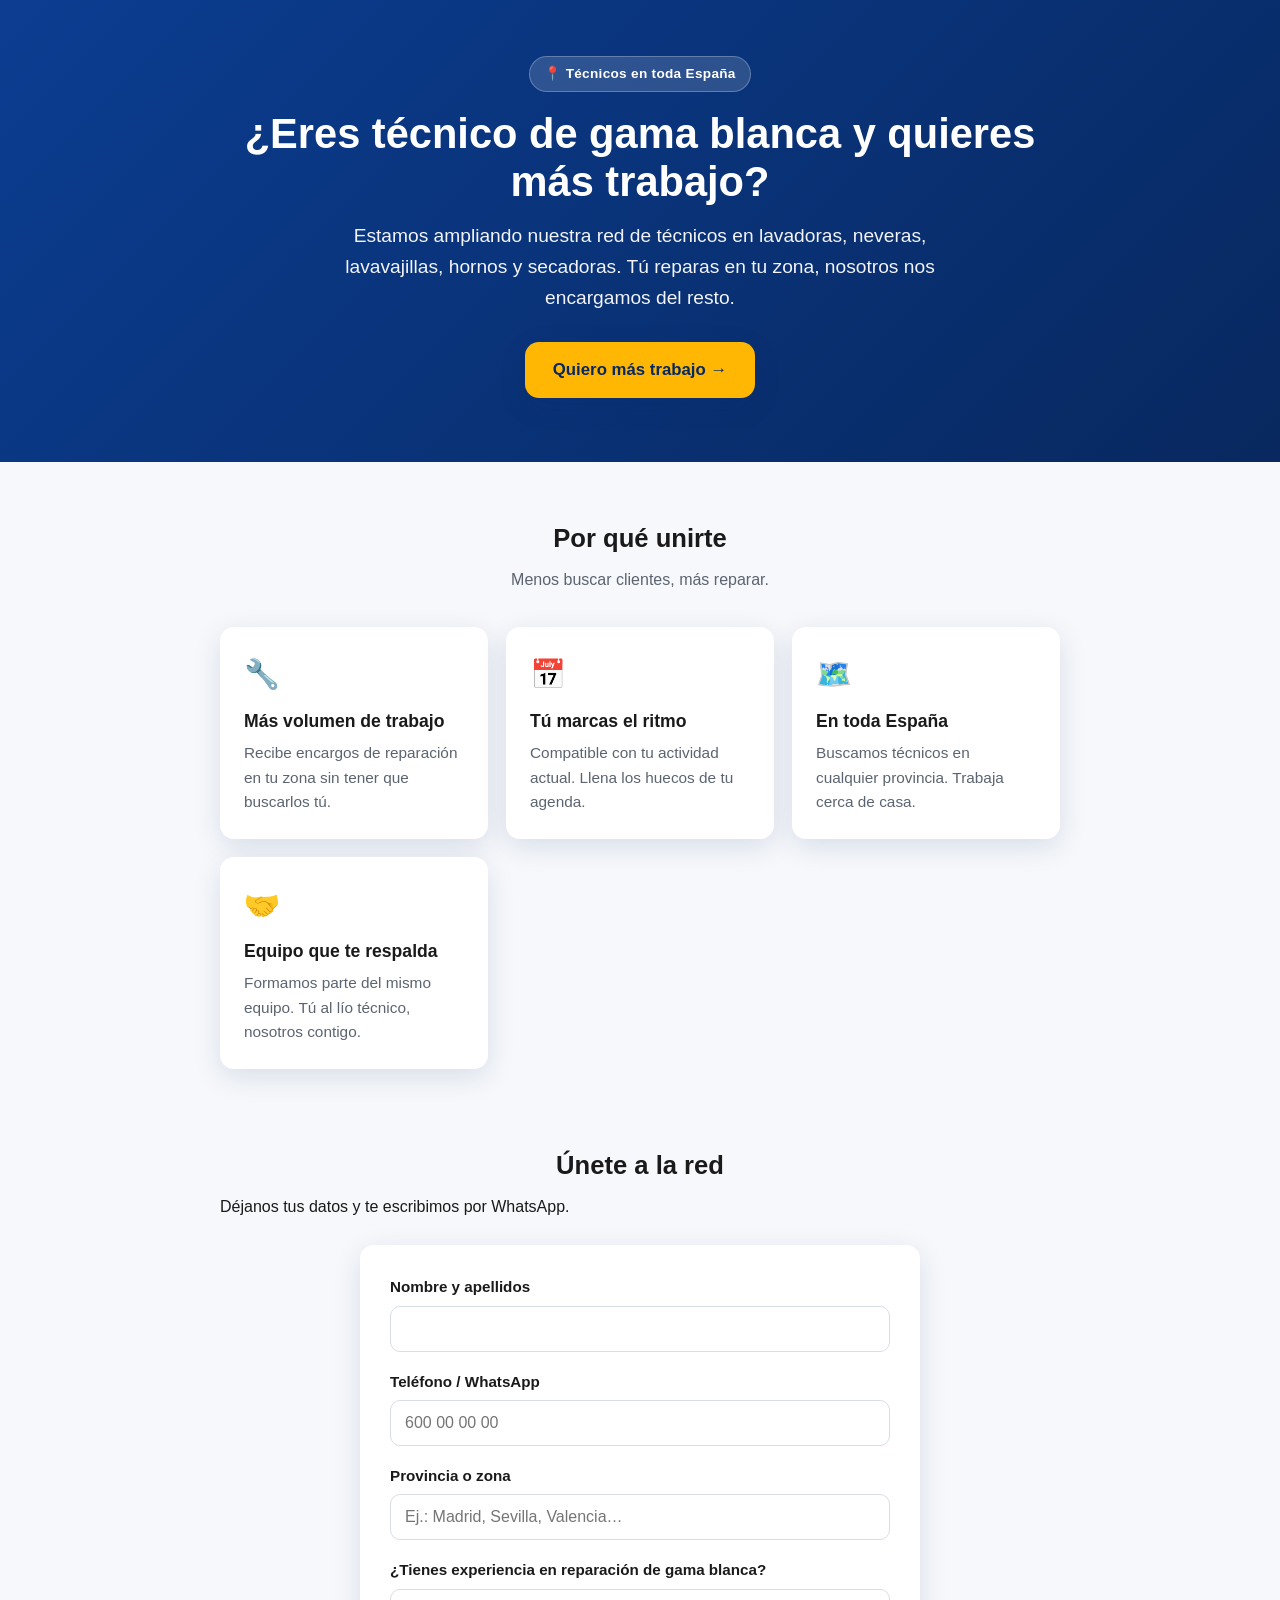
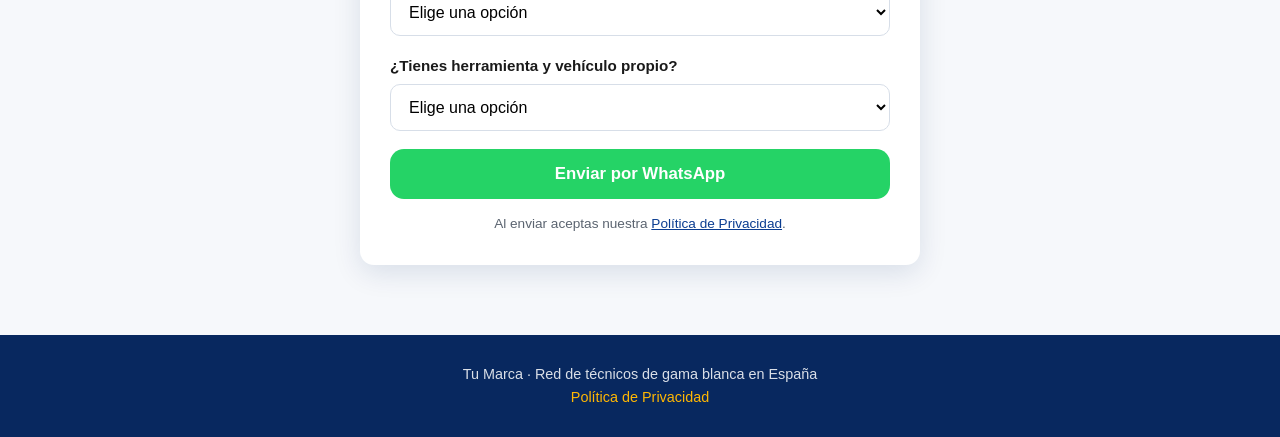
<file: tecnicos-gama-blanca/index.html>
<!DOCTYPE html>
<html lang="es">
<head>
  <meta charset="UTF-8" />
  <meta name="viewport" content="width=device-width, initial-scale=1.0" />
  <title>Únete a nuestra red de técnicos de gama blanca | España</title>
  <meta name="description" content="Buscamos técnicos de reparación de gama blanca en toda España. Más trabajo en tu zona. Déjanos tus datos y te contactamos." />
  <meta name="robots" content="index, follow" />
  <link rel="stylesheet" href="css/styles.css" />
</head>
<body>

  <!-- HERO -->
  <header class="hero">
    <div class="wrap">
      <span class="badge">📍 Técnicos en toda España</span>
      <h1>¿Eres técnico de gama blanca y quieres más trabajo?</h1>
      <p>Estamos ampliando nuestra red de técnicos en lavadoras, neveras, lavavajillas, hornos y secadoras. Tú reparas en tu zona, nosotros nos encargamos del resto.</p>
      <a href="#unete" class="btn btn-primary">Quiero más trabajo →</a>
    </div>
  </header>

  <!-- VENTAJAS -->
  <section class="ventajas">
    <div class="wrap">
      <h2>Por qué unirte</h2>
      <p class="sub">Menos buscar clientes, más reparar.</p>
      <div class="grid">
        <div class="card">
          <div class="ico">🔧</div>
          <h3>Más volumen de trabajo</h3>
          <p>Recibe encargos de reparación en tu zona sin tener que buscarlos tú.</p>
        </div>
        <div class="card">
          <div class="ico">📅</div>
          <h3>Tú marcas el ritmo</h3>
          <p>Compatible con tu actividad actual. Llena los huecos de tu agenda.</p>
        </div>
        <div class="card">
          <div class="ico">🗺️</div>
          <h3>En toda España</h3>
          <p>Buscamos técnicos en cualquier provincia. Trabaja cerca de casa.</p>
        </div>
        <div class="card">
          <div class="ico">🤝</div>
          <h3>Equipo que te respalda</h3>
          <p>Formamos parte del mismo equipo. Tú al lío técnico, nosotros contigo.</p>
        </div>
      </div>
    </div>
  </section>

  <!-- FORMULARIO -->
  <section class="form-section" id="unete">
    <div class="wrap">
      <h2>Únete a la red</h2>
      <p class="sub">Déjanos tus datos y te escribimos por WhatsApp.</p>
      <div class="form-card">
        <form id="lead-form">
          <div class="field">
            <label for="nombre">Nombre y apellidos</label>
            <input type="text" id="nombre" name="nombre" required autocomplete="name" />
          </div>
          <div class="field">
            <label for="telefono">Teléfono / WhatsApp</label>
            <input type="tel" id="telefono" name="telefono" required autocomplete="tel" placeholder="600 00 00 00" />
          </div>
          <div class="field">
            <label for="zona">Provincia o zona</label>
            <input type="text" id="zona" name="zona" required placeholder="Ej.: Madrid, Sevilla, Valencia…" />
          </div>
          <div class="field">
            <label for="experiencia">¿Tienes experiencia en reparación de gama blanca?</label>
            <select id="experiencia" name="experiencia" required>
              <option value="" disabled selected>Elige una opción</option>
              <option value="Sí, mucha">Sí, mucha</option>
              <option value="Algo">Algo</option>
              <option value="No, pero quiero aprender">No, pero quiero aprender</option>
            </select>
          </div>
          <div class="field">
            <label for="vehiculo">¿Tienes herramienta y vehículo propio?</label>
            <select id="vehiculo" name="vehiculo" required>
              <option value="" disabled selected>Elige una opción</option>
              <option value="Sí">Sí</option>
              <option value="No">No</option>
            </select>
          </div>
          <button type="submit" class="btn btn-wa btn-block">Enviar por WhatsApp</button>
          <p class="nota">Al enviar aceptas nuestra <a href="privacidad.html">Política de Privacidad</a>.</p>
        </form>
      </div>
    </div>
  </section>

  <footer>
    <p><span id="marca-footer">Tu Marca</span> · Red de técnicos de gama blanca en España</p>
    <p><a href="privacidad.html">Política de Privacidad</a></p>
  </footer>

  <script src="js/config.js"></script>
  <script src="js/app.js"></script>
</body>
</html>
</file>
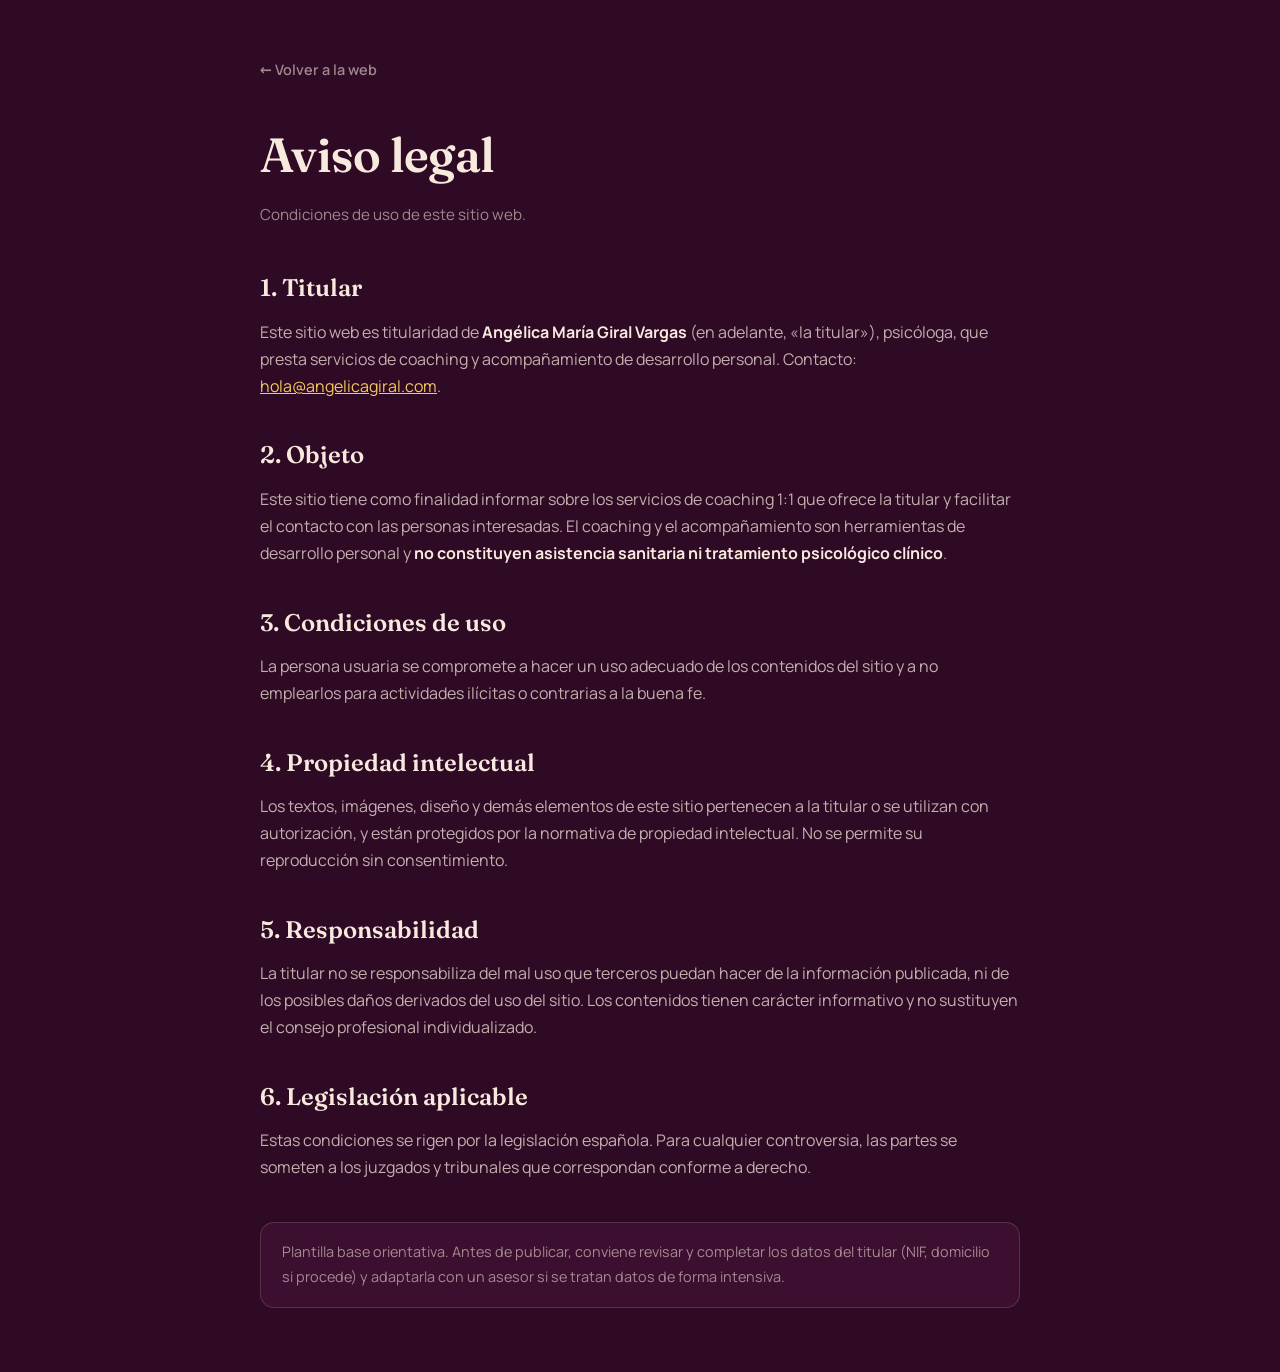
<file: aviso-legal.html>
<!DOCTYPE html>
<html lang="es">
<head>
<meta charset="UTF-8" />
<meta name="viewport" content="width=device-width, initial-scale=1.0" />
<title>Aviso legal · Angélica Giral</title>
<meta name="robots" content="noindex, follow" />
<link rel="stylesheet" href="fuentes/fuentes.css" />
<link rel="icon" href="data:image/svg+xml,<svg xmlns='http://www.w3.org/2000/svg' viewBox='0 0 100 100'><rect width='100' height='100' rx='22' fill='%23FF5D8F'/><text x='50' y='71' font-size='62' font-family='Georgia,serif' font-style='italic' fill='%232E0A24' text-anchor='middle'>A</text></svg>" />
<style>
:root{--bg:#2E0A24;--panel:#3C0F31;--crema:#F7E9DE;--crema-70:rgba(247,233,222,.74);--crema-55:rgba(247,233,222,.56);--shock:#FF5D8F;--butter:#F4C95D;--linea:rgba(247,233,222,.15)}
*{margin:0;box-sizing:border-box}
body{background:var(--bg);color:var(--crema);font-family:"Manrope",system-ui,sans-serif;line-height:1.7;-webkit-font-smoothing:antialiased}
a{color:var(--butter)}
.wrap{width:min(100% - 2.4rem,760px);margin:0 auto;padding:3.5rem 0 4rem}
.back{display:inline-flex;gap:.4rem;align-items:center;color:var(--crema-55);text-decoration:none;font-size:.9rem;font-weight:600;margin-bottom:2rem}
.back:hover{color:var(--crema)}
h1{font-family:"Fraunces",serif;font-size:clamp(2rem,5vw,3rem);font-weight:600;letter-spacing:-.015em;margin-bottom:.4rem}
.sub{color:var(--crema-55);font-size:.95rem;margin-bottom:2.5rem}
h2{font-family:"Fraunces",serif;font-size:1.5rem;font-weight:600;margin:2.2rem 0 .6rem;color:var(--crema)}
p{color:var(--crema-70);margin-bottom:.9rem}
.nota{background:var(--panel);border:1px solid var(--linea);border-radius:14px;padding:1.1rem 1.3rem;font-size:.9rem;color:var(--crema-55);margin-top:2.5rem}
strong{color:var(--crema)}
</style>
</head>
<body>
<div class="wrap">
  <a class="back" href="index.html">← Volver a la web</a>
  <h1>Aviso legal</h1>
  <p class="sub">Condiciones de uso de este sitio web.</p>

  <h2>1. Titular</h2>
  <p>Este sitio web es titularidad de <strong>Angélica María Giral Vargas</strong> (en adelante, «la titular»), psicóloga, que presta servicios de coaching y acompañamiento de desarrollo personal. Contacto: <a href="mailto:hola@angelicagiral.com">hola@angelicagiral.com</a>.</p>

  <h2>2. Objeto</h2>
  <p>Este sitio tiene como finalidad informar sobre los servicios de coaching 1:1 que ofrece la titular y facilitar el contacto con las personas interesadas. El coaching y el acompañamiento son herramientas de desarrollo personal y <strong>no constituyen asistencia sanitaria ni tratamiento psicológico clínico</strong>.</p>

  <h2>3. Condiciones de uso</h2>
  <p>La persona usuaria se compromete a hacer un uso adecuado de los contenidos del sitio y a no emplearlos para actividades ilícitas o contrarias a la buena fe.</p>

  <h2>4. Propiedad intelectual</h2>
  <p>Los textos, imágenes, diseño y demás elementos de este sitio pertenecen a la titular o se utilizan con autorización, y están protegidos por la normativa de propiedad intelectual. No se permite su reproducción sin consentimiento.</p>

  <h2>5. Responsabilidad</h2>
  <p>La titular no se responsabiliza del mal uso que terceros puedan hacer de la información publicada, ni de los posibles daños derivados del uso del sitio. Los contenidos tienen carácter informativo y no sustituyen el consejo profesional individualizado.</p>

  <h2>6. Legislación aplicable</h2>
  <p>Estas condiciones se rigen por la legislación española. Para cualquier controversia, las partes se someten a los juzgados y tribunales que correspondan conforme a derecho.</p>

  <div class="nota">Plantilla base orientativa. Antes de publicar, conviene revisar y completar los datos del titular (NIF, domicilio si procede) y adaptarla con un asesor si se tratan datos de forma intensiva.</div>
</div>
</body>
</html>
</file>
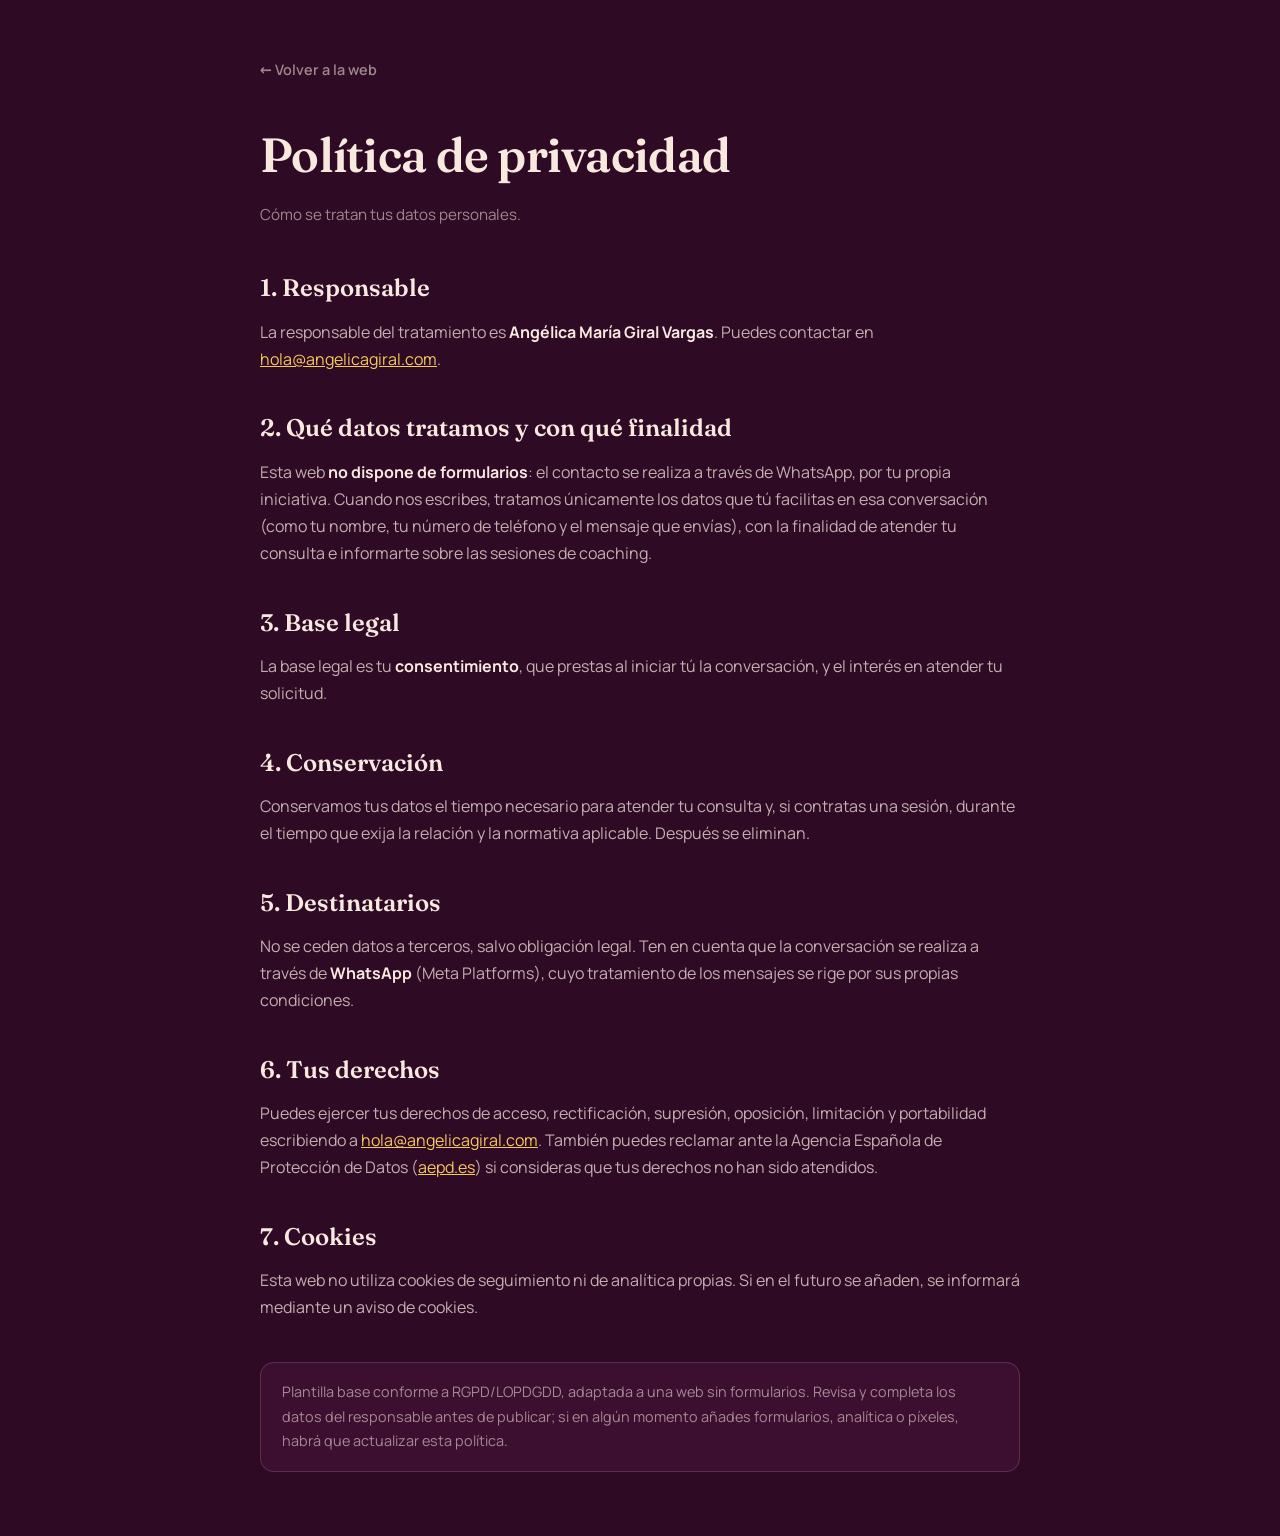
<file: privacidad.html>
<!DOCTYPE html>
<html lang="es">
<head>
<meta charset="UTF-8" />
<meta name="viewport" content="width=device-width, initial-scale=1.0" />
<title>Política de privacidad · Angélica Giral</title>
<meta name="robots" content="noindex, follow" />
<link rel="stylesheet" href="fuentes/fuentes.css" />
<link rel="icon" href="data:image/svg+xml,<svg xmlns='http://www.w3.org/2000/svg' viewBox='0 0 100 100'><rect width='100' height='100' rx='22' fill='%23FF5D8F'/><text x='50' y='71' font-size='62' font-family='Georgia,serif' font-style='italic' fill='%232E0A24' text-anchor='middle'>A</text></svg>" />
<style>
:root{--bg:#2E0A24;--panel:#3C0F31;--crema:#F7E9DE;--crema-70:rgba(247,233,222,.74);--crema-55:rgba(247,233,222,.56);--shock:#FF5D8F;--butter:#F4C95D;--linea:rgba(247,233,222,.15)}
*{margin:0;box-sizing:border-box}
body{background:var(--bg);color:var(--crema);font-family:"Manrope",system-ui,sans-serif;line-height:1.7;-webkit-font-smoothing:antialiased}
a{color:var(--butter)}
.wrap{width:min(100% - 2.4rem,760px);margin:0 auto;padding:3.5rem 0 4rem}
.back{display:inline-flex;gap:.4rem;align-items:center;color:var(--crema-55);text-decoration:none;font-size:.9rem;font-weight:600;margin-bottom:2rem}
.back:hover{color:var(--crema)}
h1{font-family:"Fraunces",serif;font-size:clamp(2rem,5vw,3rem);font-weight:600;letter-spacing:-.015em;margin-bottom:.4rem}
.sub{color:var(--crema-55);font-size:.95rem;margin-bottom:2.5rem}
h2{font-family:"Fraunces",serif;font-size:1.5rem;font-weight:600;margin:2.2rem 0 .6rem;color:var(--crema)}
p{color:var(--crema-70);margin-bottom:.9rem}
ul{color:var(--crema-70);margin:0 0 .9rem 1.2rem}
li{margin-bottom:.4rem}
.nota{background:var(--panel);border:1px solid var(--linea);border-radius:14px;padding:1.1rem 1.3rem;font-size:.9rem;color:var(--crema-55);margin-top:2.5rem}
strong{color:var(--crema)}
</style>
</head>
<body>
<div class="wrap">
  <a class="back" href="index.html">← Volver a la web</a>
  <h1>Política de privacidad</h1>
  <p class="sub">Cómo se tratan tus datos personales.</p>

  <h2>1. Responsable</h2>
  <p>La responsable del tratamiento es <strong>Angélica María Giral Vargas</strong>. Puedes contactar en <a href="mailto:hola@angelicagiral.com">hola@angelicagiral.com</a>.</p>

  <h2>2. Qué datos tratamos y con qué finalidad</h2>
  <p>Esta web <strong>no dispone de formularios</strong>: el contacto se realiza a través de WhatsApp, por tu propia iniciativa. Cuando nos escribes, tratamos únicamente los datos que tú facilitas en esa conversación (como tu nombre, tu número de teléfono y el mensaje que envías), con la finalidad de atender tu consulta e informarte sobre las sesiones de coaching.</p>

  <h2>3. Base legal</h2>
  <p>La base legal es tu <strong>consentimiento</strong>, que prestas al iniciar tú la conversación, y el interés en atender tu solicitud.</p>

  <h2>4. Conservación</h2>
  <p>Conservamos tus datos el tiempo necesario para atender tu consulta y, si contratas una sesión, durante el tiempo que exija la relación y la normativa aplicable. Después se eliminan.</p>

  <h2>5. Destinatarios</h2>
  <p>No se ceden datos a terceros, salvo obligación legal. Ten en cuenta que la conversación se realiza a través de <strong>WhatsApp</strong> (Meta Platforms), cuyo tratamiento de los mensajes se rige por sus propias condiciones.</p>

  <h2>6. Tus derechos</h2>
  <p>Puedes ejercer tus derechos de acceso, rectificación, supresión, oposición, limitación y portabilidad escribiendo a <a href="mailto:hola@angelicagiral.com">hola@angelicagiral.com</a>. También puedes reclamar ante la Agencia Española de Protección de Datos (<a href="https://www.aepd.es" target="_blank" rel="noopener">aepd.es</a>) si consideras que tus derechos no han sido atendidos.</p>

  <h2>7. Cookies</h2>
  <p>Esta web no utiliza cookies de seguimiento ni de analítica propias. Si en el futuro se añaden, se informará mediante un aviso de cookies.</p>

  <div class="nota">Plantilla base conforme a RGPD/LOPDGDD, adaptada a una web sin formularios. Revisa y completa los datos del responsable antes de publicar; si en algún momento añades formularios, analítica o píxeles, habrá que actualizar esta política.</div>
</div>
</body>
</html>
</file>
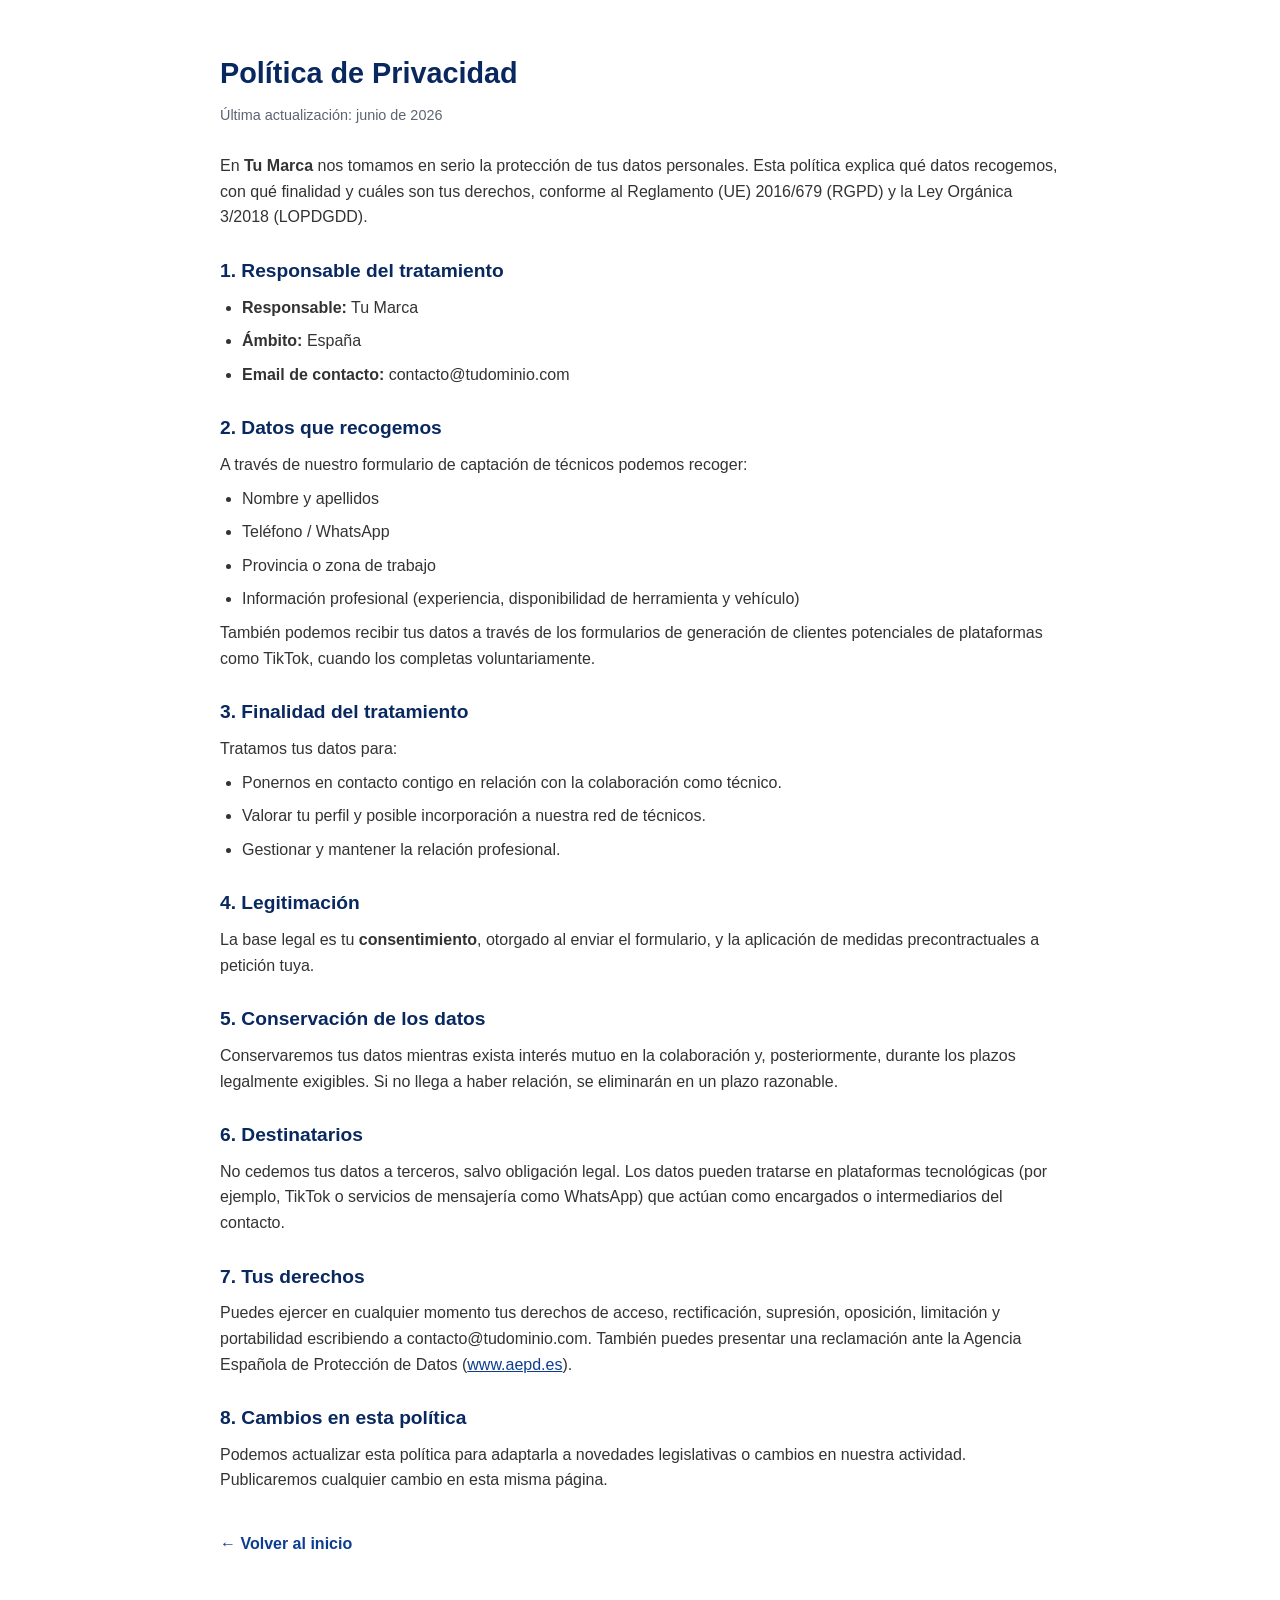
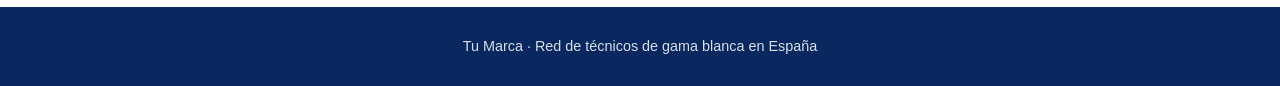
<file: tecnicos-gama-blanca/privacidad.html>
<!DOCTYPE html>
<html lang="es">
<head>
  <meta charset="UTF-8" />
  <meta name="viewport" content="width=device-width, initial-scale=1.0" />
  <title>Política de Privacidad | Red de técnicos de gama blanca</title>
  <meta name="robots" content="index, follow" />
  <link rel="stylesheet" href="css/styles.css" />
</head>
<body>
  <section class="legal">
    <div class="wrap">
      <h1>Política de Privacidad</h1>
      <p class="updated">Última actualización: junio de 2026</p>

      <p>En <strong data-marca>Tu Marca</strong> nos tomamos en serio la protección de tus datos personales. Esta política explica qué datos recogemos, con qué finalidad y cuáles son tus derechos, conforme al Reglamento (UE) 2016/679 (RGPD) y la Ley Orgánica 3/2018 (LOPDGDD).</p>

      <h2>1. Responsable del tratamiento</h2>
      <ul>
        <li><strong>Responsable:</strong> <span data-marca>Tu Marca</span></li>
        <li><strong>Ámbito:</strong> España</li>
        <li><strong>Email de contacto:</strong> <span data-email>contacto@tudominio.com</span></li>
      </ul>

      <h2>2. Datos que recogemos</h2>
      <p>A través de nuestro formulario de captación de técnicos podemos recoger:</p>
      <ul>
        <li>Nombre y apellidos</li>
        <li>Teléfono / WhatsApp</li>
        <li>Provincia o zona de trabajo</li>
        <li>Información profesional (experiencia, disponibilidad de herramienta y vehículo)</li>
      </ul>
      <p>También podemos recibir tus datos a través de los formularios de generación de clientes potenciales de plataformas como TikTok, cuando los completas voluntariamente.</p>

      <h2>3. Finalidad del tratamiento</h2>
      <p>Tratamos tus datos para:</p>
      <ul>
        <li>Ponernos en contacto contigo en relación con la colaboración como técnico.</li>
        <li>Valorar tu perfil y posible incorporación a nuestra red de técnicos.</li>
        <li>Gestionar y mantener la relación profesional.</li>
      </ul>

      <h2>4. Legitimación</h2>
      <p>La base legal es tu <strong>consentimiento</strong>, otorgado al enviar el formulario, y la aplicación de medidas precontractuales a petición tuya.</p>

      <h2>5. Conservación de los datos</h2>
      <p>Conservaremos tus datos mientras exista interés mutuo en la colaboración y, posteriormente, durante los plazos legalmente exigibles. Si no llega a haber relación, se eliminarán en un plazo razonable.</p>

      <h2>6. Destinatarios</h2>
      <p>No cedemos tus datos a terceros, salvo obligación legal. Los datos pueden tratarse en plataformas tecnológicas (por ejemplo, TikTok o servicios de mensajería como WhatsApp) que actúan como encargados o intermediarios del contacto.</p>

      <h2>7. Tus derechos</h2>
      <p>Puedes ejercer en cualquier momento tus derechos de acceso, rectificación, supresión, oposición, limitación y portabilidad escribiendo a <span data-email>contacto@tudominio.com</span>. También puedes presentar una reclamación ante la Agencia Española de Protección de Datos (<a href="https://www.aepd.es" target="_blank" rel="noopener">www.aepd.es</a>).</p>

      <h2>8. Cambios en esta política</h2>
      <p>Podemos actualizar esta política para adaptarla a novedades legislativas o cambios en nuestra actividad. Publicaremos cualquier cambio en esta misma página.</p>

      <a href="index.html" class="back">← Volver al inicio</a>
    </div>
  </section>

  <footer>
    <p><span data-marca>Tu Marca</span> · Red de técnicos de gama blanca en España</p>
  </footer>

  <script src="js/config.js"></script>
  <script src="js/app.js"></script>
</body>
</html>
</file>
<file: tecnicos-gama-blanca/css/styles.css>
:root {
  --azul: #0b3d91;
  --azul-osc: #08285f;
  --acento: #ffb703;
  --verde-wa: #25d366;
  --texto: #1a1a1a;
  --gris: #5b6470;
  --fondo: #f6f8fb;
  --blanco: #ffffff;
  --radio: 14px;
  --sombra: 0 8px 28px rgba(8, 40, 95, 0.12);
}

* { box-sizing: border-box; margin: 0; padding: 0; }

html { scroll-behavior: smooth; }

body {
  font-family: -apple-system, BlinkMacSystemFont, "Segoe UI", Roboto, Helvetica, Arial, sans-serif;
  color: var(--texto);
  background: var(--fondo);
  line-height: 1.6;
}

.wrap { max-width: 880px; margin: 0 auto; padding: 0 20px; }

/* ---------- HERO ---------- */
.hero {
  background: linear-gradient(135deg, var(--azul) 0%, var(--azul-osc) 100%);
  color: var(--blanco);
  padding: 56px 0 64px;
  text-align: center;
}
.hero .badge {
  display: inline-block;
  background: rgba(255, 255, 255, 0.15);
  border: 1px solid rgba(255, 255, 255, 0.25);
  padding: 6px 14px;
  border-radius: 999px;
  font-size: 0.85rem;
  font-weight: 600;
  letter-spacing: 0.3px;
  margin-bottom: 18px;
}
.hero h1 {
  font-size: clamp(1.7rem, 5vw, 2.6rem);
  line-height: 1.15;
  margin-bottom: 16px;
  font-weight: 800;
}
.hero p {
  font-size: clamp(1rem, 2.6vw, 1.2rem);
  max-width: 620px;
  margin: 0 auto 28px;
  opacity: 0.95;
}
.btn {
  display: inline-block;
  border: none;
  cursor: pointer;
  font-weight: 700;
  font-size: 1.05rem;
  padding: 15px 28px;
  border-radius: var(--radio);
  text-decoration: none;
  transition: transform 0.15s ease, box-shadow 0.15s ease;
}
.btn:hover { transform: translateY(-2px); }
.btn-primary { background: var(--acento); color: var(--azul-osc); box-shadow: var(--sombra); }
.btn-wa { background: var(--verde-wa); color: #fff; }
.btn-block { width: 100%; }

/* ---------- VENTAJAS ---------- */
.ventajas { padding: 56px 0; }
.ventajas h2, .form-section h2 { text-align: center; font-size: 1.6rem; margin-bottom: 8px; }
.ventajas .sub { text-align: center; color: var(--gris); margin-bottom: 34px; }
.grid {
  display: grid;
  grid-template-columns: repeat(auto-fit, minmax(220px, 1fr));
  gap: 18px;
}
.card {
  background: var(--blanco);
  border-radius: var(--radio);
  padding: 24px;
  box-shadow: var(--sombra);
}
.card .ico { font-size: 1.8rem; margin-bottom: 10px; }
.card h3 { font-size: 1.1rem; margin-bottom: 6px; }
.card p { color: var(--gris); font-size: 0.96rem; }

/* ---------- FORMULARIO ---------- */
.form-section { padding: 20px 0 70px; }
.form-card {
  background: var(--blanco);
  border-radius: var(--radio);
  box-shadow: var(--sombra);
  padding: 30px;
  max-width: 560px;
  margin: 26px auto 0;
}
.field { margin-bottom: 18px; }
.field label { display: block; font-weight: 600; margin-bottom: 6px; font-size: 0.95rem; }
.field input, .field select {
  width: 100%;
  padding: 13px 14px;
  border: 1.5px solid #d7dee8;
  border-radius: 10px;
  font-size: 1rem;
  font-family: inherit;
  background: #fff;
}
.field input:focus, .field select:focus { outline: none; border-color: var(--azul); }
.nota { font-size: 0.85rem; color: var(--gris); text-align: center; margin-top: 14px; }
.nota a { color: var(--azul); }

/* ---------- FOOTER ---------- */
footer {
  background: var(--azul-osc);
  color: rgba(255, 255, 255, 0.85);
  text-align: center;
  padding: 28px 20px;
  font-size: 0.9rem;
}
footer a { color: var(--acento); text-decoration: none; }

/* ---------- PÁGINA LEGAL ---------- */
.legal { background: #fff; padding: 50px 0; }
.legal h1 { font-size: 1.8rem; margin-bottom: 8px; color: var(--azul-osc); }
.legal .updated { color: var(--gris); margin-bottom: 26px; font-size: 0.9rem; }
.legal h2 { font-size: 1.2rem; margin: 26px 0 8px; color: var(--azul-osc); }
.legal p, .legal li { color: #333; margin-bottom: 8px; }
.legal ul { padding-left: 22px; }
.legal a { color: var(--azul); }
.back { display: inline-block; margin-top: 30px; color: var(--azul); text-decoration: none; font-weight: 600; }
</file>
<file: fuentes/fuentes.css>
/* latin-ext */
@font-face {
  font-family: 'Fraunces';
  font-style: italic;
  font-weight: 500 600;
  font-display: swap;
  src: url(fraunces-italic-latin-ext.woff2) format('woff2');
  unicode-range: U+0100-02BA, U+02BD-02C5, U+02C7-02CC, U+02CE-02D7, U+02DD-02FF, U+0304, U+0308, U+0329, U+1D00-1DBF, U+1E00-1E9F, U+1EF2-1EFF, U+2020, U+20A0-20AB, U+20AD-20C4, U+2113, U+2C60-2C7F, U+A720-A7FF;
}
/* latin */
@font-face {
  font-family: 'Fraunces';
  font-style: italic;
  font-weight: 500 600;
  font-display: swap;
  src: url(fraunces-italic-latin.woff2) format('woff2');
  unicode-range: U+0000-00FF, U+0131, U+0152-0153, U+02BB-02BC, U+02C6, U+02DA, U+02DC, U+0304, U+0308, U+0329, U+2000-206F, U+20AC, U+2122, U+2191, U+2193, U+2212, U+2215, U+FEFF, U+FFFD;
}
/* latin-ext */
@font-face {
  font-family: 'Fraunces';
  font-style: normal;
  font-weight: 500 600;
  font-display: swap;
  src: url(fraunces-normal-latin-ext.woff2) format('woff2');
  unicode-range: U+0100-02BA, U+02BD-02C5, U+02C7-02CC, U+02CE-02D7, U+02DD-02FF, U+0304, U+0308, U+0329, U+1D00-1DBF, U+1E00-1E9F, U+1EF2-1EFF, U+2020, U+20A0-20AB, U+20AD-20C4, U+2113, U+2C60-2C7F, U+A720-A7FF;
}
/* latin */
@font-face {
  font-family: 'Fraunces';
  font-style: normal;
  font-weight: 500 600;
  font-display: swap;
  src: url(fraunces-normal-latin.woff2) format('woff2');
  unicode-range: U+0000-00FF, U+0131, U+0152-0153, U+02BB-02BC, U+02C6, U+02DA, U+02DC, U+0304, U+0308, U+0329, U+2000-206F, U+20AC, U+2122, U+2191, U+2193, U+2212, U+2215, U+FEFF, U+FFFD;
}
/* latin-ext */
@font-face {
  font-family: 'Manrope';
  font-style: normal;
  font-weight: 400 700;
  font-display: swap;
  src: url(manrope-normal-latin-ext.woff2) format('woff2');
  unicode-range: U+0100-02BA, U+02BD-02C5, U+02C7-02CC, U+02CE-02D7, U+02DD-02FF, U+0304, U+0308, U+0329, U+1D00-1DBF, U+1E00-1E9F, U+1EF2-1EFF, U+2020, U+20A0-20AB, U+20AD-20C4, U+2113, U+2C60-2C7F, U+A720-A7FF;
}
/* latin */
@font-face {
  font-family: 'Manrope';
  font-style: normal;
  font-weight: 400 700;
  font-display: swap;
  src: url(manrope-normal-latin.woff2) format('woff2');
  unicode-range: U+0000-00FF, U+0131, U+0152-0153, U+02BB-02BC, U+02C6, U+02DA, U+02DC, U+0304, U+0308, U+0329, U+2000-206F, U+20AC, U+2122, U+2191, U+2193, U+2212, U+2215, U+FEFF, U+FFFD;
}
/* latin */
@font-face {
  font-family: 'Nothing You Could Do';
  font-style: normal;
  font-weight: 400;
  font-display: swap;
  src: url(nothing-you-could-do-normal-latin.woff2) format('woff2');
  unicode-range: U+0000-00FF, U+0131, U+0152-0153, U+02BB-02BC, U+02C6, U+02DA, U+02DC, U+0304, U+0308, U+0329, U+2000-206F, U+20AC, U+2122, U+2191, U+2193, U+2212, U+2215, U+FEFF, U+FFFD;
}
</file>
